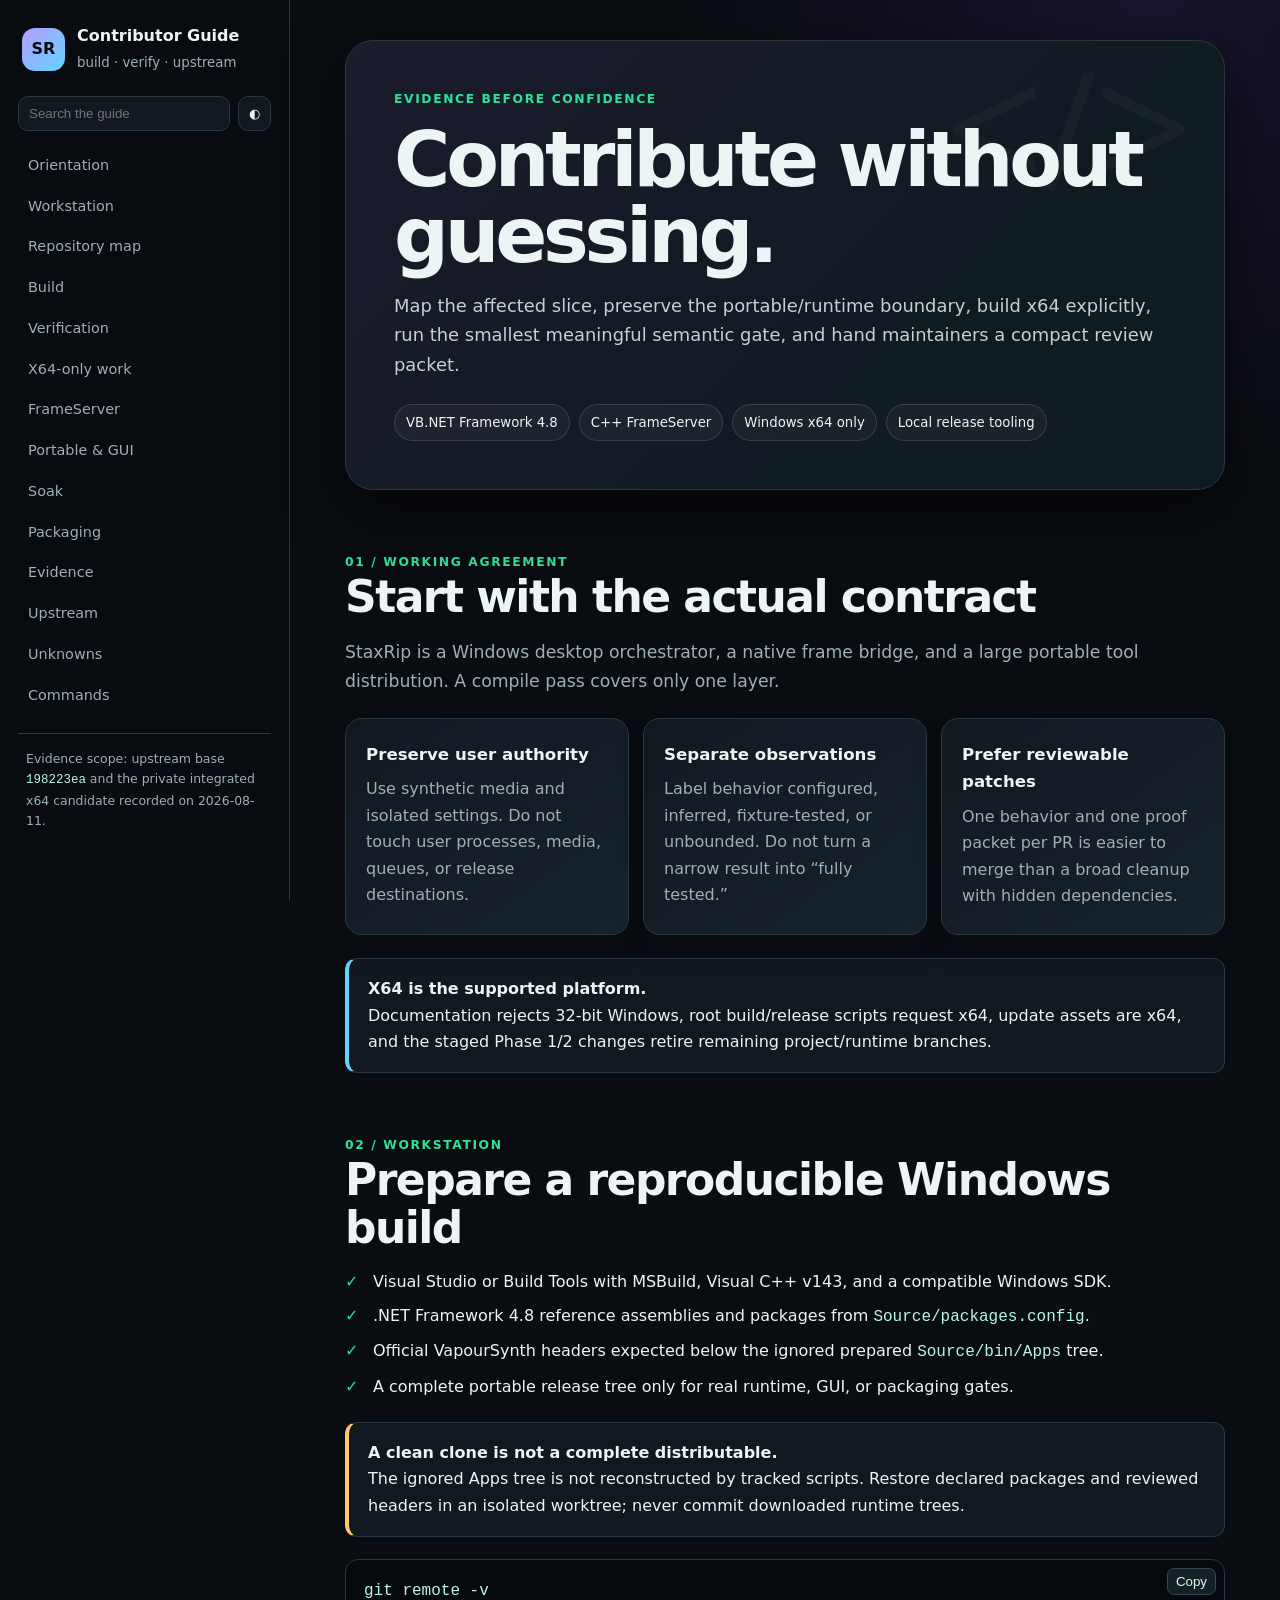
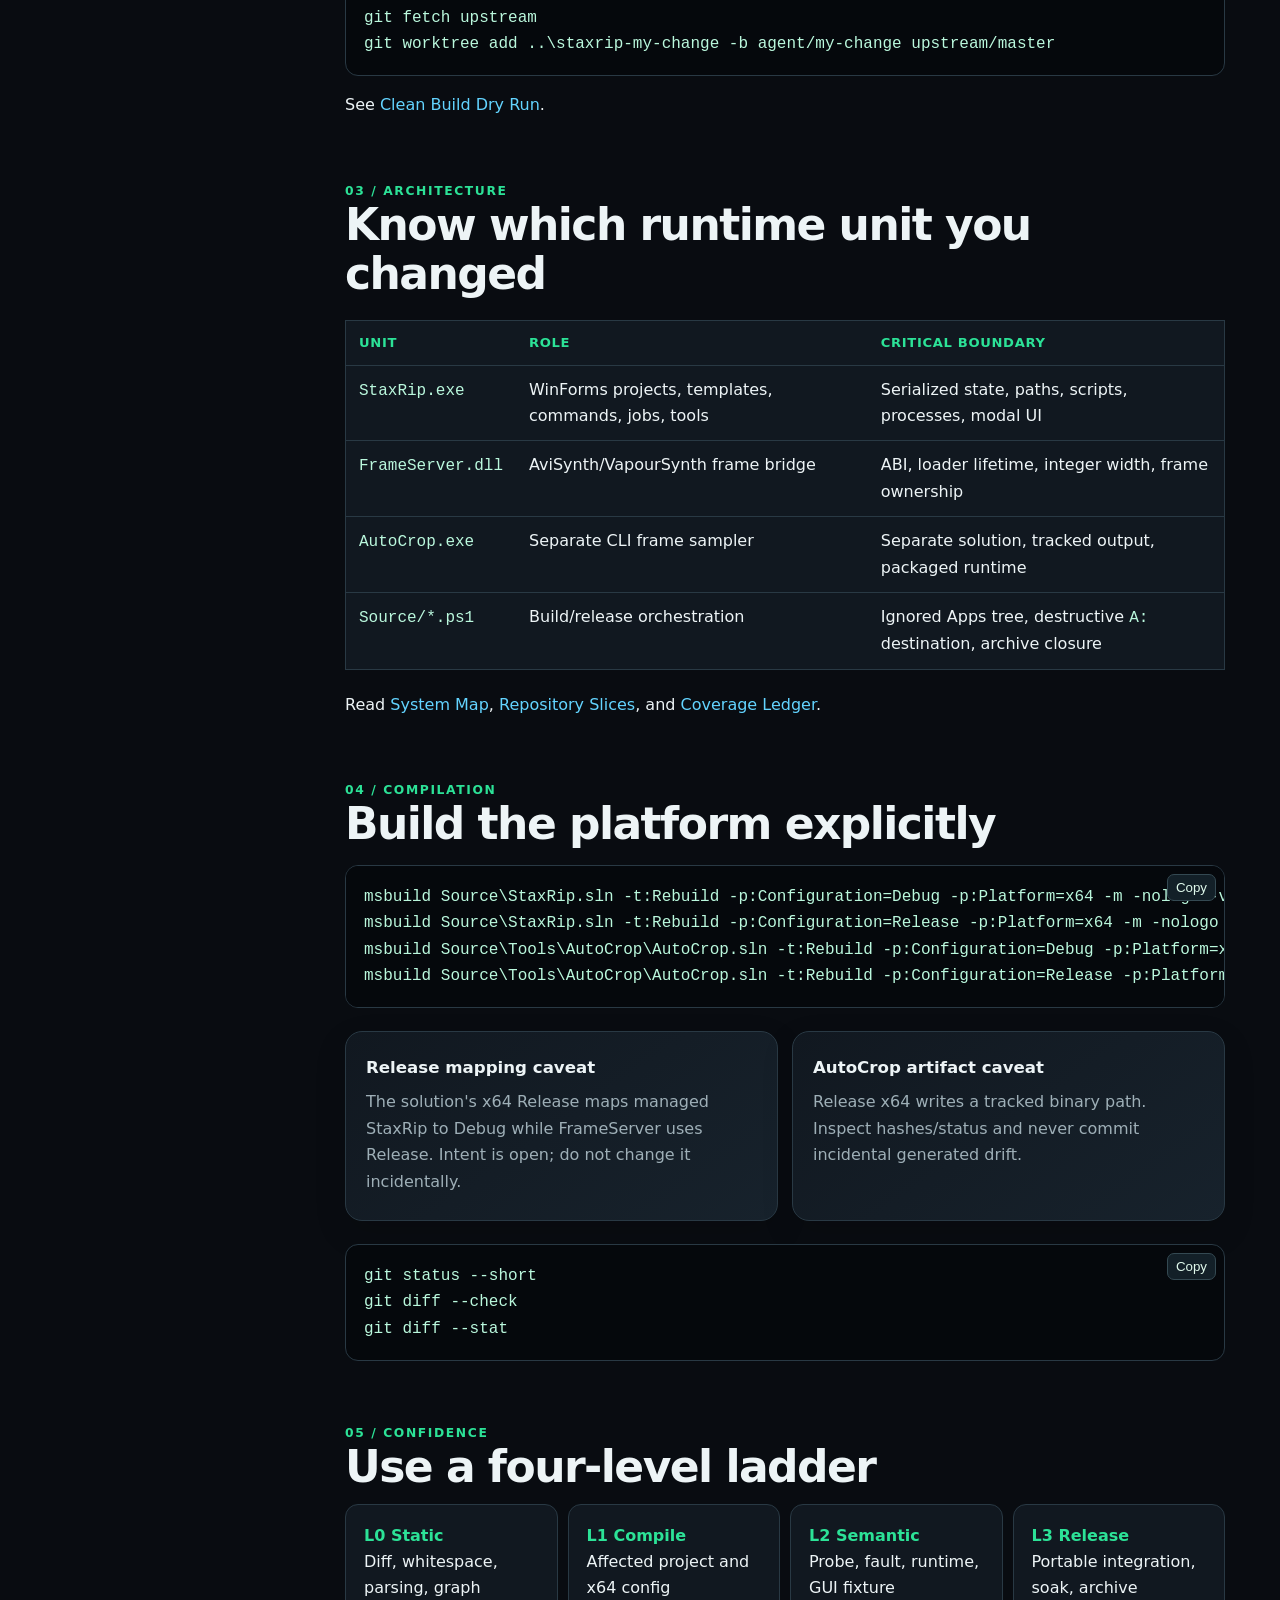
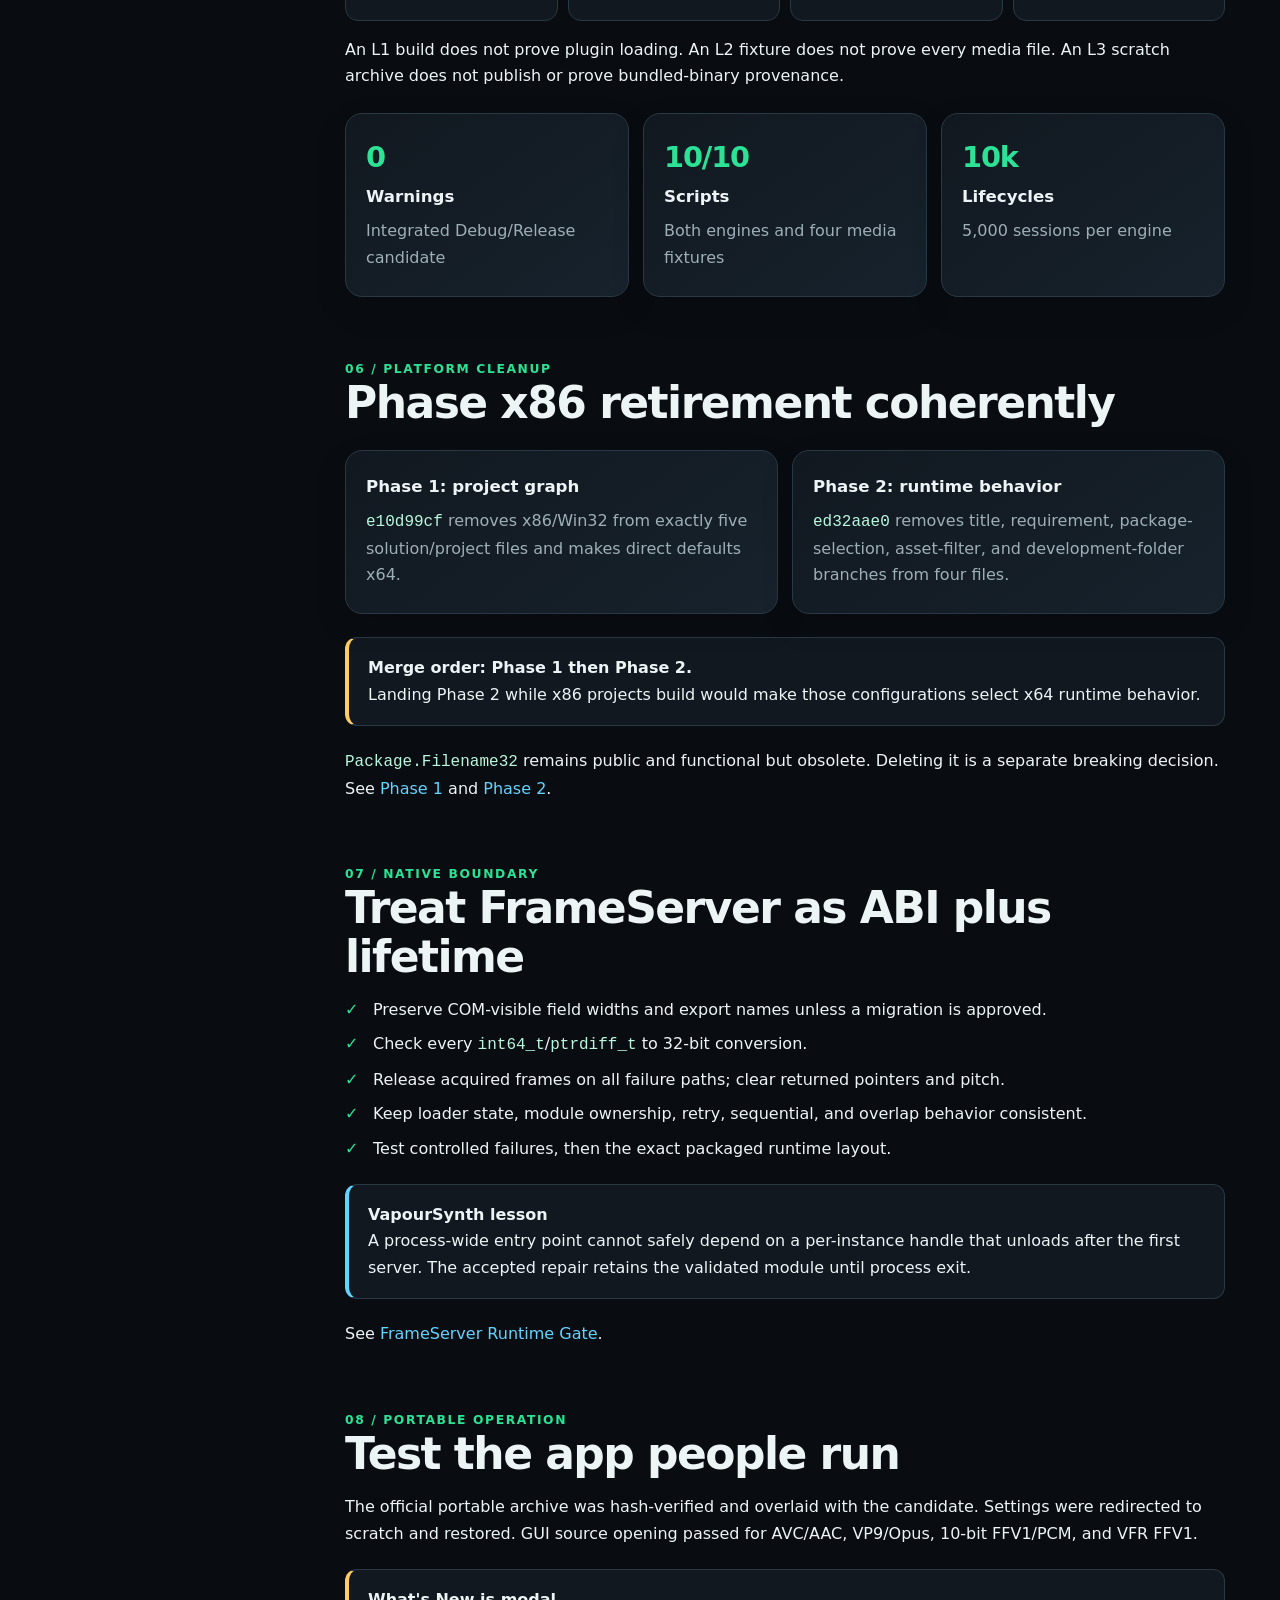
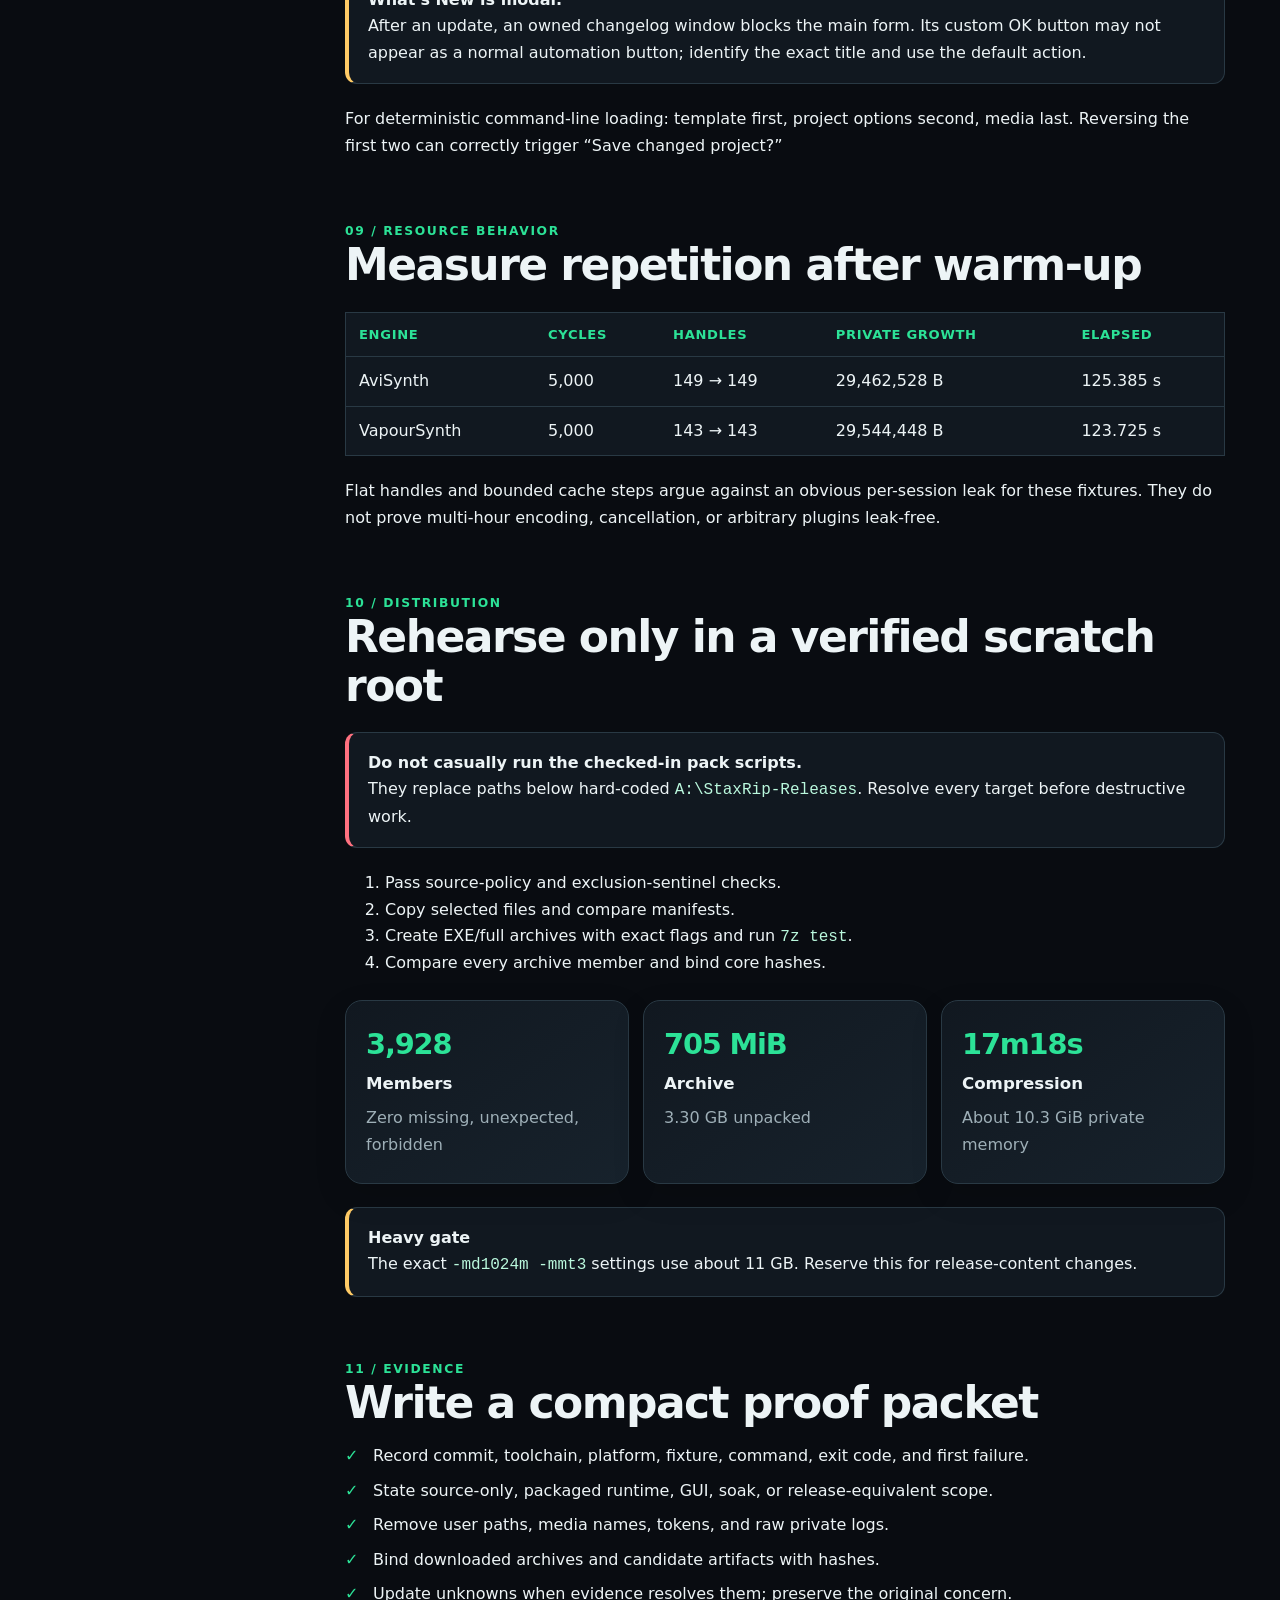
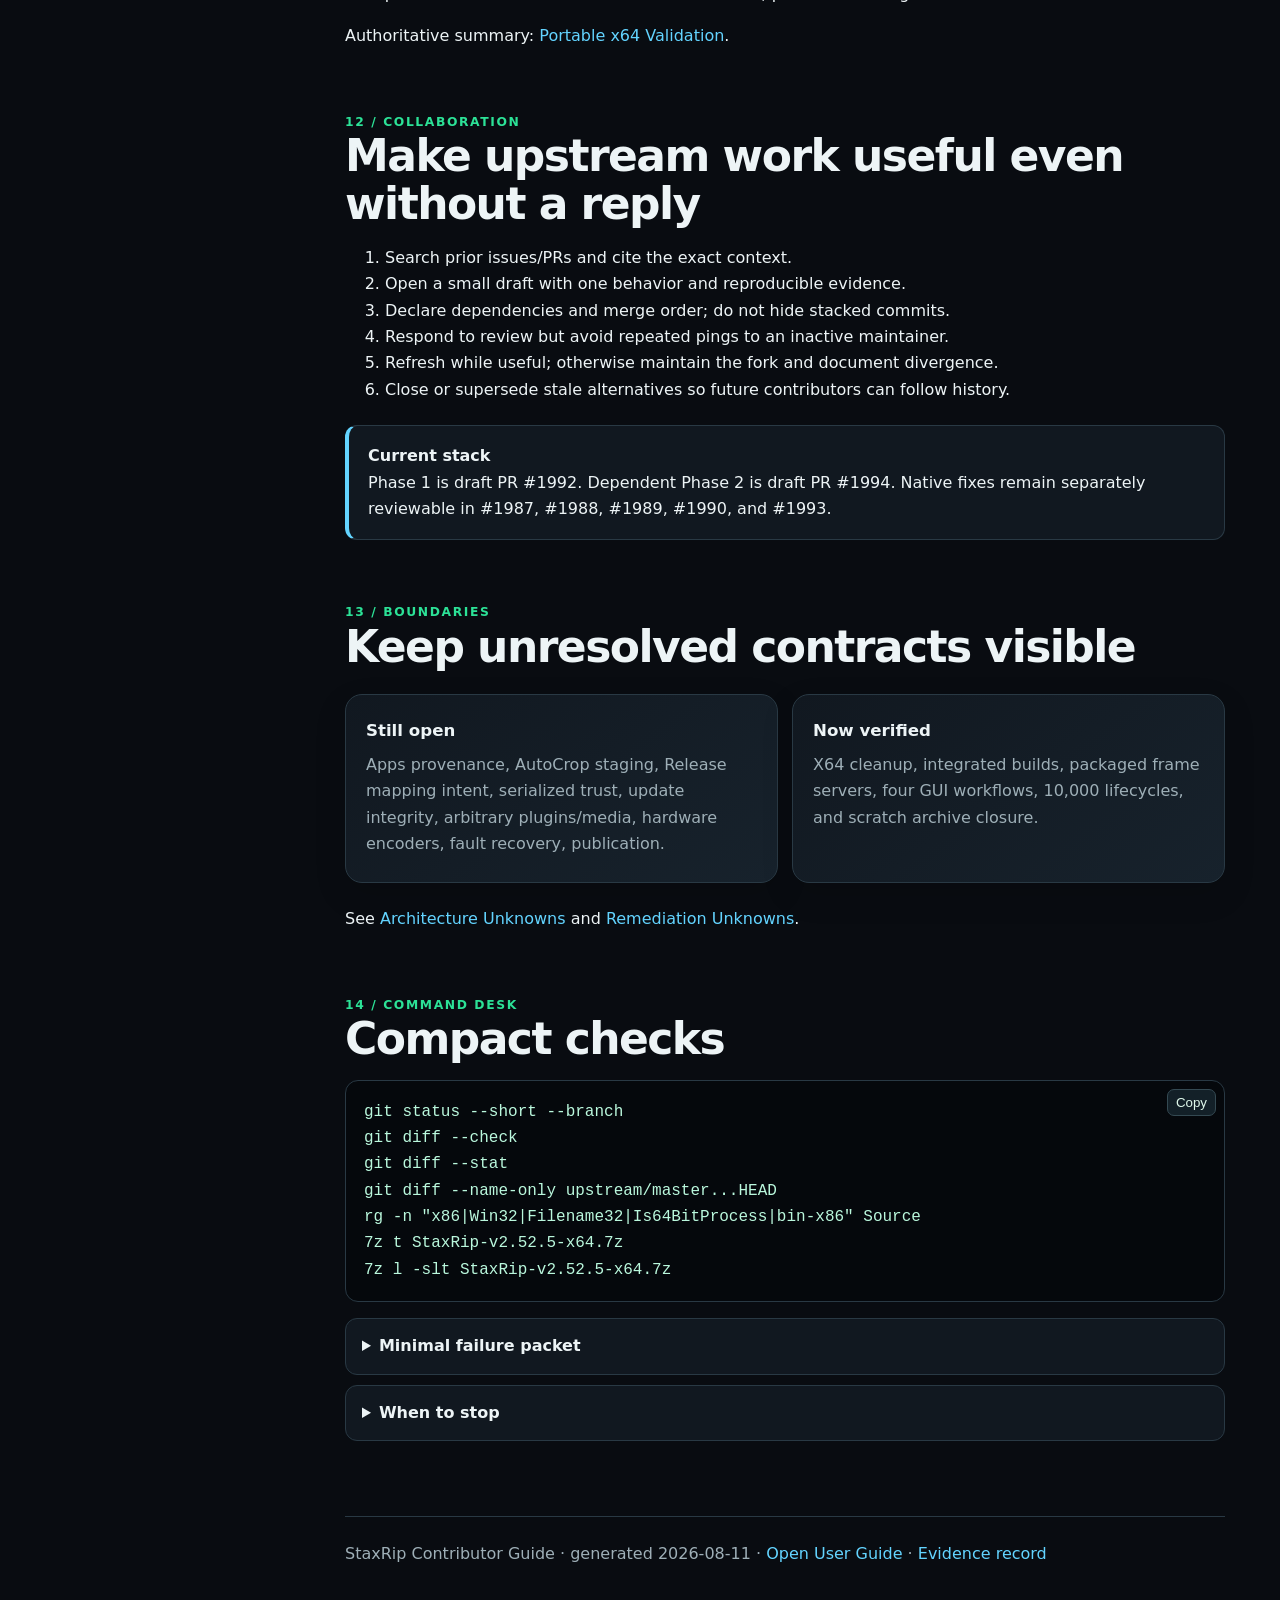
<file: Docs/Guides/StaxRip-Contributor-Guide.html>
<!doctype html>
<html lang="en" data-theme="dark"><head><meta charset="utf-8"><meta name="viewport" content="width=device-width,initial-scale=1"><meta name="color-scheme" content="dark light"><title>StaxRip Contributor Guide</title>
<style>
:root{--bg:#090c11;--panel:#111820;--panel2:#17222c;--text:#edf4f6;--muted:#9eafb7;--line:#293944;--green:#2ce297;--blue:#63d4ff;--violet:#b49cff;--amber:#ffcb66;--red:#ff7180;--shadow:0 20px 60px #0009}html[data-theme=light]{--bg:#eef3f5;--panel:#fff;--panel2:#e7eef1;--text:#122027;--muted:#566970;--line:#cad7dc;--green:#087b4e;--blue:#087e9f;--violet:#6847bd;--amber:#966000;--red:#b72c43;--shadow:0 14px 42px #304b5722}*{box-sizing:border-box}html{scroll-behavior:smooth}body{margin:0;background:radial-gradient(circle at 90% 0,#38276455,transparent 30rem),var(--bg);color:var(--text);font:16px/1.65 "Segoe UI",system-ui,sans-serif}a{color:var(--blue);text-decoration:none}a:hover{text-decoration:underline}code,kbd{font-family:"Cascadia Code",Consolas,monospace}code{color:#baf8dd}#progress{position:fixed;z-index:99;inset:0 auto auto 0;height:3px;width:0;background:linear-gradient(90deg,var(--green),var(--violet),var(--blue))}.layout{display:grid;grid-template-columns:290px minmax(0,1fr)}aside{position:sticky;top:0;height:100vh;overflow:auto;padding:23px 18px;border-right:1px solid var(--line);background:#090c11e8;backdrop-filter:blur(18px)}.brand{display:flex;gap:12px;align-items:center;margin:0 4px 20px}.mark{display:grid;place-items:center;width:43px;height:43px;border-radius:13px;background:linear-gradient(135deg,var(--violet),var(--blue));color:#0a0811;font-weight:900}.brand b{display:block}.brand small,.scope{color:var(--muted)}.tools{display:grid;grid-template-columns:1fr auto;gap:8px}.tools input,.tools button{min-width:0;padding:9px 10px;border:1px solid var(--line);border-radius:10px;background:var(--panel);color:var(--text)}.tools button{cursor:pointer}nav{display:grid;gap:3px;margin-top:16px}nav a{padding:7px 10px;border-radius:9px;color:var(--muted);font-size:.9rem}nav a:hover,nav a.active{background:var(--panel2);color:var(--text);text-decoration:none}.scope{border-top:1px solid var(--line);margin-top:18px;padding:15px 8px;font-size:.78rem}main{width:min(1140px,100%);padding:40px 55px 100px}.hero{position:relative;overflow:hidden;padding:48px;border:1px solid var(--line);border-radius:28px;background:linear-gradient(135deg,#1b1b2c,#101a21 65%);box-shadow:var(--shadow)}.hero:after{content:"</>";position:absolute;right:30px;top:0;color:#ffffff08;font:900 11rem/1 Consolas}.eyebrow{text-transform:uppercase;letter-spacing:.13em;color:var(--green);font-size:.77rem;font-weight:800}.hero h1{max-width:850px;margin:13px 0 18px;font-size:clamp(2.45rem,6vw,5rem);line-height:.98;letter-spacing:-.055em}.hero p{max-width:760px;color:#c3d0d5;font-size:1.12rem}.badges{display:flex;flex-wrap:wrap;gap:9px;margin-top:24px}.badge{padding:7px 11px;border:1px solid #ffffff22;border-radius:999px;background:#ffffff0b;font-size:.83rem}.chapter{scroll-margin-top:28px;margin-top:62px}.chapter h2{margin:0 0 12px;font-size:clamp(1.75rem,4vw,2.75rem);line-height:1.1;letter-spacing:-.035em}.lead{max-width:880px;color:var(--muted);font-size:1.08rem}.grid{display:grid;grid-template-columns:repeat(12,1fr);gap:14px;margin:23px 0}.card{grid-column:span 4;padding:20px;border:1px solid var(--line);border-radius:17px;background:linear-gradient(145deg,var(--panel),var(--panel2));box-shadow:0 12px 32px #0002}.card.wide{grid-column:span 6}.card.full{grid-column:1/-1}.card h3{margin:.1rem 0 .5rem;font-size:1.04rem}.card p{margin:.3rem 0;color:var(--muted)}.metric{font-size:1.8rem;font-weight:850;letter-spacing:-.04em;color:var(--green)}.callout{margin:22px 0;padding:17px 19px;border:1px solid var(--line);border-left:4px solid var(--blue);border-radius:12px;background:var(--panel)}.callout.warn{border-left-color:var(--amber)}.callout.danger{border-left-color:var(--red)}.callout strong{display:block}.ladder{display:grid;grid-template-columns:repeat(4,1fr);gap:10px}.ladder div{padding:18px;border:1px solid var(--line);border-radius:13px;background:var(--panel)}.ladder b{display:block;color:var(--green)}table{width:100%;border-collapse:collapse;margin:22px 0;border:1px solid var(--line);background:var(--panel)}th,td{padding:11px 13px;border-bottom:1px solid var(--line);text-align:left;vertical-align:top}th{color:var(--green);font-size:.82rem;letter-spacing:.05em;text-transform:uppercase}tr:last-child td{border:0}.check{list-style:none;padding:0}.check li{position:relative;margin:8px 0;padding-left:28px}.check li:before{content:"✓";position:absolute;left:0;color:var(--green);font-weight:900}pre{position:relative;overflow:auto;padding:18px;border:1px solid var(--line);border-radius:13px;background:#05080c;color:#dcf7e8}.copy{position:absolute;right:8px;top:8px;padding:5px 8px;border:1px solid #344952;border-radius:7px;background:#132028;color:#dff8eb;cursor:pointer}details{margin:10px 0;padding:0 16px;border:1px solid var(--line);border-radius:12px;background:var(--panel)}summary{cursor:pointer;padding:14px 0;font-weight:700}details>div{padding:0 0 15px;color:var(--muted)}.chapter[hidden]{display:none}.footer{margin-top:75px;padding-top:24px;border-top:1px solid var(--line);color:var(--muted)}@media(max-width:920px){.layout{display:block}aside{position:relative;height:auto;border:0;border-bottom:1px solid var(--line)}nav{grid-template-columns:1fr 1fr}main{padding:28px 18px 70px}.hero{padding:32px 24px}.card,.card.wide{grid-column:1/-1}.ladder{grid-template-columns:1fr 1fr}}@media print{#progress,aside,.copy{display:none!important}.layout{display:block}main{width:100%;padding:0}.hero,.card,.callout,table,details{box-shadow:none;break-inside:avoid}.chapter{margin-top:34px}body{background:#fff;color:#111}.hero{background:#fff}.hero p,.lead,.card p{color:#333}}
</style></head><body><div id="progress"></div><div class="layout">
<aside><div class="brand"><div class="mark">SR</div><div><b>Contributor Guide</b><small>build &middot; verify &middot; upstream</small></div></div><div class="tools"><input id="search" type="search" placeholder="Search the guide" aria-label="Search guide"><button id="theme" title="Toggle theme">◐</button></div><nav id="nav"><a href="#orientation">Orientation</a><a href="#setup">Workstation</a><a href="#map">Repository map</a><a href="#build">Build</a><a href="#verification">Verification</a><a href="#x64">X64-only work</a><a href="#native">FrameServer</a><a href="#gui">Portable &amp; GUI</a><a href="#soak">Soak</a><a href="#packaging">Packaging</a><a href="#docs">Evidence</a><a href="#upstream">Upstream</a><a href="#unknowns">Unknowns</a><a href="#commands">Commands</a></nav><div class="scope">Evidence scope: upstream base <code>198223ea</code> and the private integrated x64 candidate recorded on 2026-08-11.</div></aside>
<main><header class="hero"><div class="eyebrow">Evidence before confidence</div><h1>Contribute without guessing.</h1><p>Map the affected slice, preserve the portable/runtime boundary, build x64 explicitly, run the smallest meaningful semantic gate, and hand maintainers a compact review packet.</p><div class="badges"><span class="badge">VB.NET Framework 4.8</span><span class="badge">C++ FrameServer</span><span class="badge">Windows x64 only</span><span class="badge">Local release tooling</span></div></header>

<section class="chapter" id="orientation" data-search><div class="eyebrow">01 / Working agreement</div><h2>Start with the actual contract</h2><p class="lead">StaxRip is a Windows desktop orchestrator, a native frame bridge, and a large portable tool distribution. A compile pass covers only one layer.</p><div class="grid"><article class="card"><h3>Preserve user authority</h3><p>Use synthetic media and isolated settings. Do not touch user processes, media, queues, or release destinations.</p></article><article class="card"><h3>Separate observations</h3><p>Label behavior configured, inferred, fixture-tested, or unbounded. Do not turn a narrow result into “fully tested.”</p></article><article class="card"><h3>Prefer reviewable patches</h3><p>One behavior and one proof packet per PR is easier to merge than a broad cleanup with hidden dependencies.</p></article></div><div class="callout"><strong>X64 is the supported platform.</strong>Documentation rejects 32-bit Windows, root build/release scripts request x64, update assets are x64, and the staged Phase 1/2 changes retire remaining project/runtime branches.</div></section>

<section class="chapter" id="setup" data-search><div class="eyebrow">02 / Workstation</div><h2>Prepare a reproducible Windows build</h2><ul class="check"><li>Visual Studio or Build Tools with MSBuild, Visual C++ v143, and a compatible Windows SDK.</li><li>.NET Framework 4.8 reference assemblies and packages from <code>Source/packages.config</code>.</li><li>Official VapourSynth headers expected below the ignored prepared <code>Source/bin/Apps</code> tree.</li><li>A complete portable release tree only for real runtime, GUI, or packaging gates.</li></ul><div class="callout warn"><strong>A clean clone is not a complete distributable.</strong>The ignored Apps tree is not reconstructed by tracked scripts. Restore declared packages and reviewed headers in an isolated worktree; never commit downloaded runtime trees.</div><pre><button class="copy">Copy</button><code>git remote -v<br>git fetch upstream<br>git worktree add ..\staxrip-my-change -b agent/my-change upstream/master</code></pre><p>See <a href="../Verification/Clean-Build-Dry-Run.md">Clean Build Dry Run</a>.</p></section>

<section class="chapter" id="map" data-search><div class="eyebrow">03 / Architecture</div><h2>Know which runtime unit you changed</h2><table><thead><tr><th>Unit</th><th>Role</th><th>Critical boundary</th></tr></thead><tbody><tr><td><code>StaxRip.exe</code></td><td>WinForms projects, templates, commands, jobs, tools</td><td>Serialized state, paths, scripts, processes, modal UI</td></tr><tr><td><code>FrameServer.dll</code></td><td>AviSynth/VapourSynth frame bridge</td><td>ABI, loader lifetime, integer width, frame ownership</td></tr><tr><td><code>AutoCrop.exe</code></td><td>Separate CLI frame sampler</td><td>Separate solution, tracked output, packaged runtime</td></tr><tr><td><code>Source/*.ps1</code></td><td>Build/release orchestration</td><td>Ignored Apps tree, destructive <code>A:</code> destination, archive closure</td></tr></tbody></table><p>Read <a href="../Architecture/System-Map.md">System Map</a>, <a href="../Architecture/Repo-Slices.md">Repository Slices</a>, and <a href="../Architecture/Coverage-Ledger.md">Coverage Ledger</a>.</p></section>

<section class="chapter" id="build" data-search><div class="eyebrow">04 / Compilation</div><h2>Build the platform explicitly</h2><pre><button class="copy">Copy</button><code>msbuild Source\StaxRip.sln -t:Rebuild -p:Configuration=Debug -p:Platform=x64 -m -nologo -verbosity:minimal<br>msbuild Source\StaxRip.sln -t:Rebuild -p:Configuration=Release -p:Platform=x64 -m -nologo -verbosity:minimal<br>msbuild Source\Tools\AutoCrop\AutoCrop.sln -t:Rebuild -p:Configuration=Debug -p:Platform=x64 -m -nologo -verbosity:minimal<br>msbuild Source\Tools\AutoCrop\AutoCrop.sln -t:Rebuild -p:Configuration=Release -p:Platform=x64 -m -nologo -verbosity:minimal</code></pre><div class="grid"><article class="card wide"><h3>Release mapping caveat</h3><p>The solution's x64 Release maps managed StaxRip to Debug while FrameServer uses Release. Intent is open; do not change it incidentally.</p></article><article class="card wide"><h3>AutoCrop artifact caveat</h3><p>Release x64 writes a tracked binary path. Inspect hashes/status and never commit incidental generated drift.</p></article></div><pre><button class="copy">Copy</button><code>git status --short<br>git diff --check<br>git diff --stat</code></pre></section>

<section class="chapter" id="verification" data-search><div class="eyebrow">05 / Confidence</div><h2>Use a four-level ladder</h2><div class="ladder"><div><b>L0 Static</b>Diff, whitespace, parsing, graph</div><div><b>L1 Compile</b>Affected project and x64 config</div><div><b>L2 Semantic</b>Probe, fault, runtime, GUI fixture</div><div><b>L3 Release</b>Portable integration, soak, archive</div></div><p>An L1 build does not prove plugin loading. An L2 fixture does not prove every media file. An L3 scratch archive does not publish or prove bundled-binary provenance.</p><div class="grid"><article class="card"><span class="metric">0</span><h3>Warnings</h3><p>Integrated Debug/Release candidate</p></article><article class="card"><span class="metric">10/10</span><h3>Scripts</h3><p>Both engines and four media fixtures</p></article><article class="card"><span class="metric">10k</span><h3>Lifecycles</h3><p>5,000 sessions per engine</p></article></div></section>

<section class="chapter" id="x64" data-search><div class="eyebrow">06 / Platform cleanup</div><h2>Phase x86 retirement coherently</h2><div class="grid"><article class="card wide"><h3>Phase 1: project graph</h3><p><code>e10d99cf</code> removes x86/Win32 from exactly five solution/project files and makes direct defaults x64.</p></article><article class="card wide"><h3>Phase 2: runtime behavior</h3><p><code>ed32aae0</code> removes title, requirement, package-selection, asset-filter, and development-folder branches from four files.</p></article></div><div class="callout warn"><strong>Merge order: Phase 1 then Phase 2.</strong>Landing Phase 2 while x86 projects build would make those configurations select x64 runtime behavior.</div><p><code>Package.Filename32</code> remains public and functional but obsolete. Deleting it is a separate breaking decision. See <a href="../Verification/X86-Phase1.md">Phase 1</a> and <a href="../Verification/X86-Phase2.md">Phase 2</a>.</p></section>

<section class="chapter" id="native" data-search><div class="eyebrow">07 / Native boundary</div><h2>Treat FrameServer as ABI plus lifetime</h2><ul class="check"><li>Preserve COM-visible field widths and export names unless a migration is approved.</li><li>Check every <code>int64_t</code>/<code>ptrdiff_t</code> to 32-bit conversion.</li><li>Release acquired frames on all failure paths; clear returned pointers and pitch.</li><li>Keep loader state, module ownership, retry, sequential, and overlap behavior consistent.</li><li>Test controlled failures, then the exact packaged runtime layout.</li></ul><div class="callout"><strong>VapourSynth lesson</strong>A process-wide entry point cannot safely depend on a per-instance handle that unloads after the first server. The accepted repair retains the validated module until process exit.</div><p>See <a href="../Verification/FrameServer-Runtime-Gate.md">FrameServer Runtime Gate</a>.</p></section>

<section class="chapter" id="gui" data-search><div class="eyebrow">08 / Portable operation</div><h2>Test the app people run</h2><p>The official portable archive was hash-verified and overlaid with the candidate. Settings were redirected to scratch and restored. GUI source opening passed for AVC/AAC, VP9/Opus, 10-bit FFV1/PCM, and VFR FFV1.</p><div class="callout warn"><strong>What's New is modal.</strong>After an update, an owned changelog window blocks the main form. Its custom OK button may not appear as a normal automation button; identify the exact title and use the default action.</div><p>For deterministic command-line loading: template first, project options second, media last. Reversing the first two can correctly trigger “Save changed project?”</p></section>

<section class="chapter" id="soak" data-search><div class="eyebrow">09 / Resource behavior</div><h2>Measure repetition after warm-up</h2><table><thead><tr><th>Engine</th><th>Cycles</th><th>Handles</th><th>Private growth</th><th>Elapsed</th></tr></thead><tbody><tr><td>AviSynth</td><td>5,000</td><td>149 &rarr; 149</td><td>29,462,528 B</td><td>125.385 s</td></tr><tr><td>VapourSynth</td><td>5,000</td><td>143 &rarr; 143</td><td>29,544,448 B</td><td>123.725 s</td></tr></tbody></table><p>Flat handles and bounded cache steps argue against an obvious per-session leak for these fixtures. They do not prove multi-hour encoding, cancellation, or arbitrary plugins leak-free.</p></section>

<section class="chapter" id="packaging" data-search><div class="eyebrow">10 / Distribution</div><h2>Rehearse only in a verified scratch root</h2><div class="callout danger"><strong>Do not casually run the checked-in pack scripts.</strong>They replace paths below hard-coded <code>A:\StaxRip-Releases</code>. Resolve every target before destructive work.</div><ol><li>Pass source-policy and exclusion-sentinel checks.</li><li>Copy selected files and compare manifests.</li><li>Create EXE/full archives with exact flags and run <code>7z test</code>.</li><li>Compare every archive member and bind core hashes.</li></ol><div class="grid"><article class="card"><span class="metric">3,928</span><h3>Members</h3><p>Zero missing, unexpected, forbidden</p></article><article class="card"><span class="metric">705 MiB</span><h3>Archive</h3><p>3.30 GB unpacked</p></article><article class="card"><span class="metric">17m18s</span><h3>Compression</h3><p>About 10.3 GiB private memory</p></article></div><div class="callout warn"><strong>Heavy gate</strong>The exact <code>-md1024m -mmt3</code> settings use about 11 GB. Reserve this for release-content changes.</div></section>

<section class="chapter" id="docs" data-search><div class="eyebrow">11 / Evidence</div><h2>Write a compact proof packet</h2><ul class="check"><li>Record commit, toolchain, platform, fixture, command, exit code, and first failure.</li><li>State source-only, packaged runtime, GUI, soak, or release-equivalent scope.</li><li>Remove user paths, media names, tokens, and raw private logs.</li><li>Bind downloaded archives and candidate artifacts with hashes.</li><li>Update unknowns when evidence resolves them; preserve the original concern.</li></ul><p>Authoritative summary: <a href="../Verification/Portable-X64-Validation.md">Portable x64 Validation</a>.</p></section>

<section class="chapter" id="upstream" data-search><div class="eyebrow">12 / Collaboration</div><h2>Make upstream work useful even without a reply</h2><ol><li>Search prior issues/PRs and cite the exact context.</li><li>Open a small draft with one behavior and reproducible evidence.</li><li>Declare dependencies and merge order; do not hide stacked commits.</li><li>Respond to review but avoid repeated pings to an inactive maintainer.</li><li>Refresh while useful; otherwise maintain the fork and document divergence.</li><li>Close or supersede stale alternatives so future contributors can follow history.</li></ol><div class="callout"><strong>Current stack</strong>Phase 1 is draft PR #1992. Dependent Phase 2 is draft PR #1994. Native fixes remain separately reviewable in #1987, #1988, #1989, #1990, and #1993.</div></section>

<section class="chapter" id="unknowns" data-search><div class="eyebrow">13 / Boundaries</div><h2>Keep unresolved contracts visible</h2><div class="grid"><article class="card wide"><h3>Still open</h3><p>Apps provenance, AutoCrop staging, Release mapping intent, serialized trust, update integrity, arbitrary plugins/media, hardware encoders, fault recovery, publication.</p></article><article class="card wide"><h3>Now verified</h3><p>X64 cleanup, integrated builds, packaged frame servers, four GUI workflows, 10,000 lifecycles, and scratch archive closure.</p></article></div><p>See <a href="../Unknowns/Architecture-Pass.md">Architecture Unknowns</a> and <a href="../Unknowns/Remediation-Pass.md">Remediation Unknowns</a>.</p></section>

<section class="chapter" id="commands" data-search><div class="eyebrow">14 / Command desk</div><h2>Compact checks</h2><pre><button class="copy">Copy</button><code>git status --short --branch<br>git diff --check<br>git diff --stat<br>git diff --name-only upstream/master...HEAD<br>rg -n "x86|Win32|Filename32|Is64BitProcess|bin-x86" Source<br>7z t StaxRip-v2.52.5-x64.7z<br>7z l -slt StaxRip-v2.52.5-x64.7z</code></pre><details><summary>Minimal failure packet</summary><div>Commit; tool/version; configuration/platform; dependency identity; command; exit code; first actionable error; redacted evidence path; smallest replay.</div></details><details><summary>When to stop</summary><div>Stop before unapproved destruction, publication, live updates, user-data mutation, public API removal, or maintainer-intent decisions. Preserve evidence and ask for authority.</div></details></section>

<footer class="footer">StaxRip Contributor Guide &middot; generated 2026-08-11 &middot; <a href="StaxRip-User-Guide.html">Open User Guide</a> &middot; <a href="../Verification/Portable-X64-Validation.md">Evidence record</a></footer></main></div>
<script>const root=document.documentElement,search=document.querySelector('#search'),chapters=[...document.querySelectorAll('[data-search]')],links=[...document.querySelectorAll('#nav a')],saved=localStorage.getItem('staxrip-guide-theme');if(saved)root.dataset.theme=saved;document.querySelector('#theme').onclick=()=>{root.dataset.theme=root.dataset.theme==='dark'?'light':'dark';localStorage.setItem('staxrip-guide-theme',root.dataset.theme)};search.addEventListener('input',()=>{const q=search.value.trim().toLowerCase();chapters.forEach(s=>s.hidden=!!q&&!s.innerText.toLowerCase().includes(q))});addEventListener('scroll',()=>{const h=document.documentElement;document.querySelector('#progress').style.width=(100*h.scrollTop/(h.scrollHeight-h.clientHeight))+'%'});const observer=new IntersectionObserver(es=>es.forEach(e=>{if(e.isIntersecting)links.forEach(a=>a.classList.toggle('active',a.hash==='#'+e.target.id))}),{rootMargin:'-20% 0 -70%'});chapters.forEach(s=>observer.observe(s));document.querySelectorAll('.copy').forEach(b=>b.onclick=async()=>{await navigator.clipboard.writeText(b.parentElement.innerText.replace(/^Copy\s*/,''));b.textContent='Copied';setTimeout(()=>b.textContent='Copy',1200)});</script></body></html>
</file>
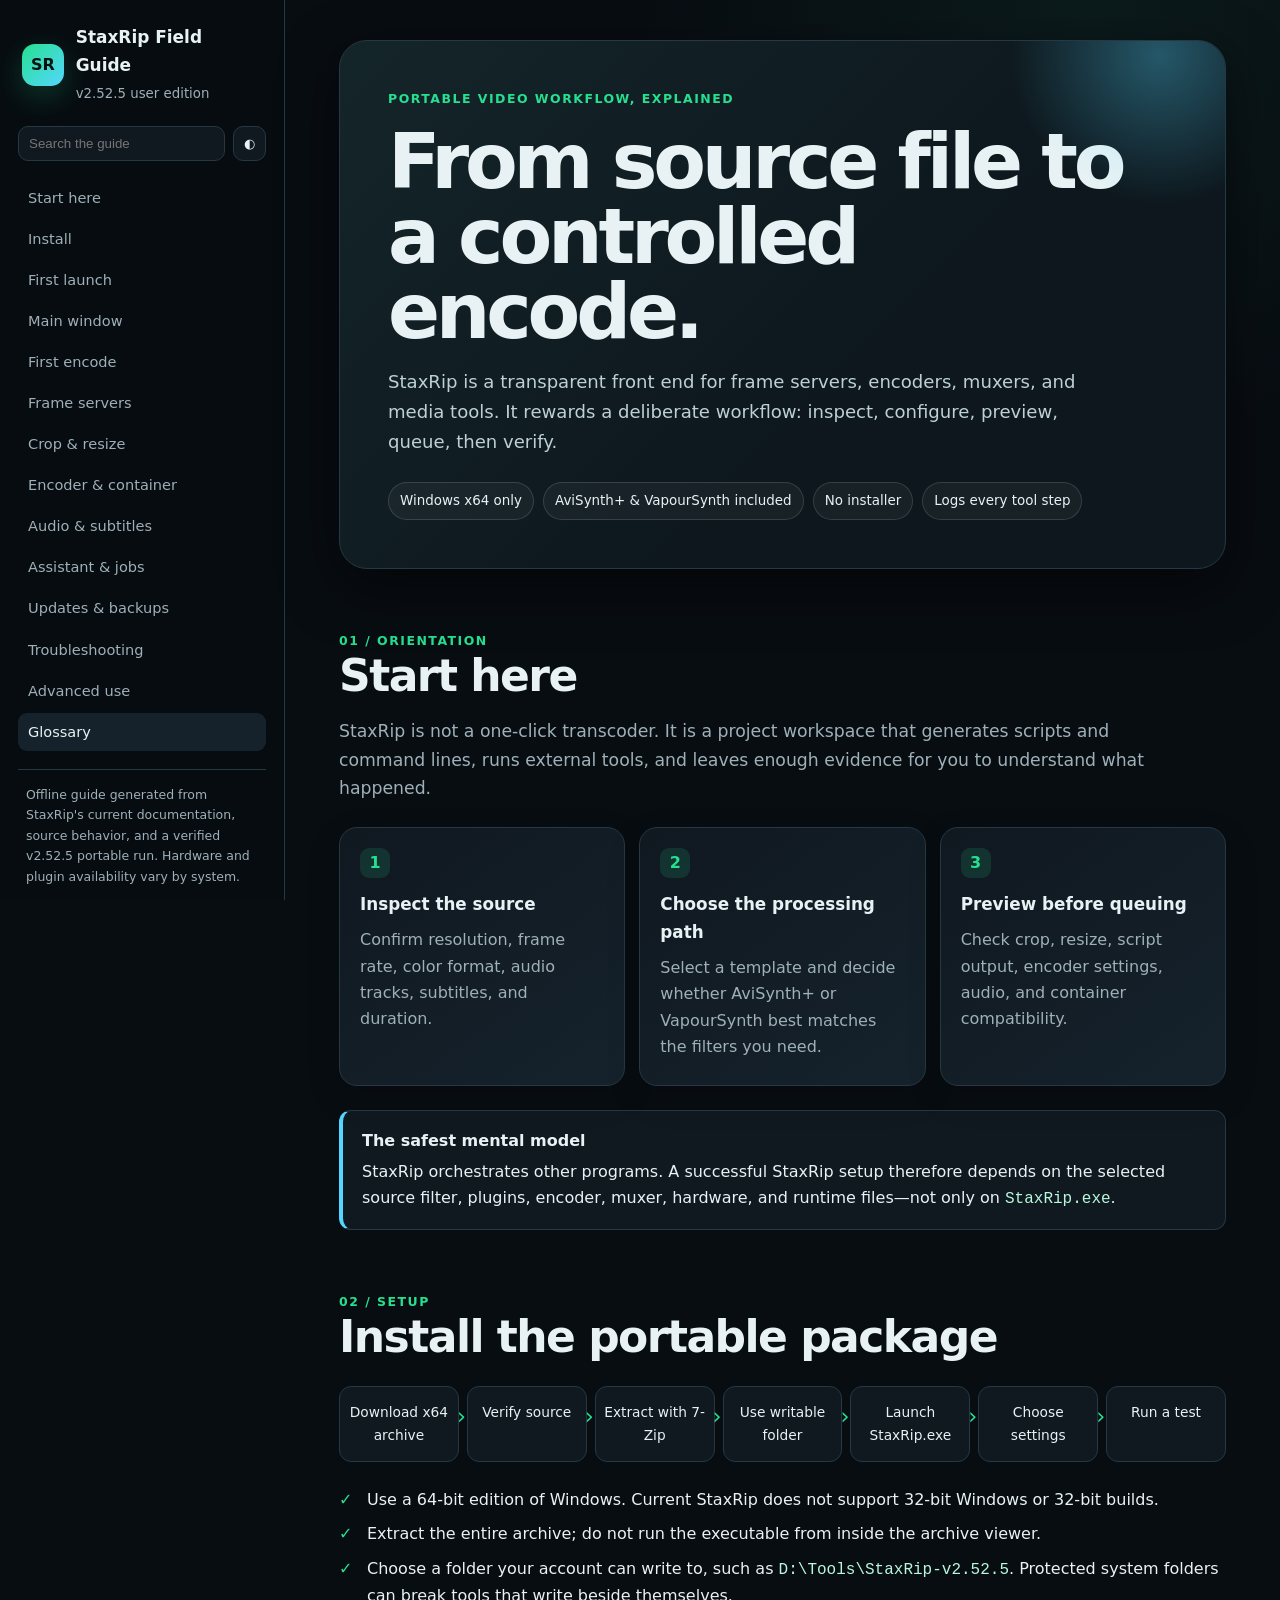
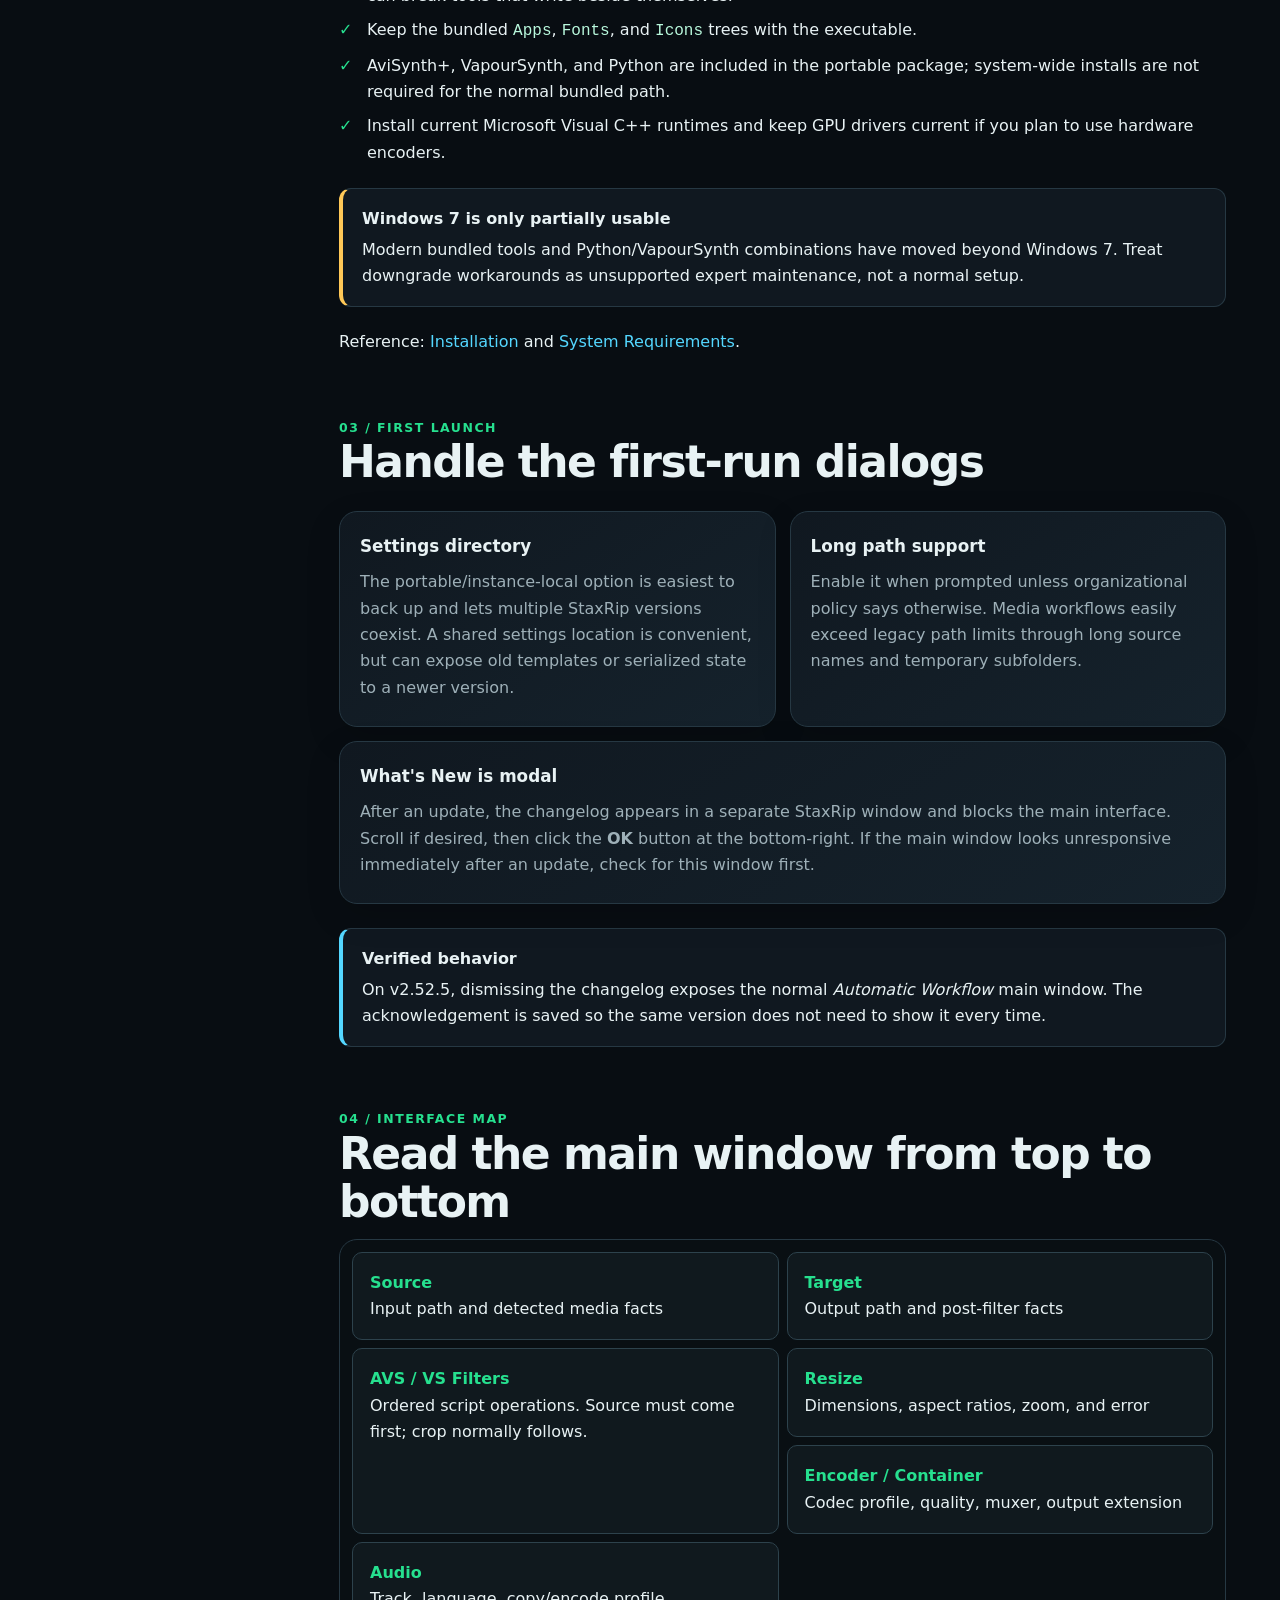
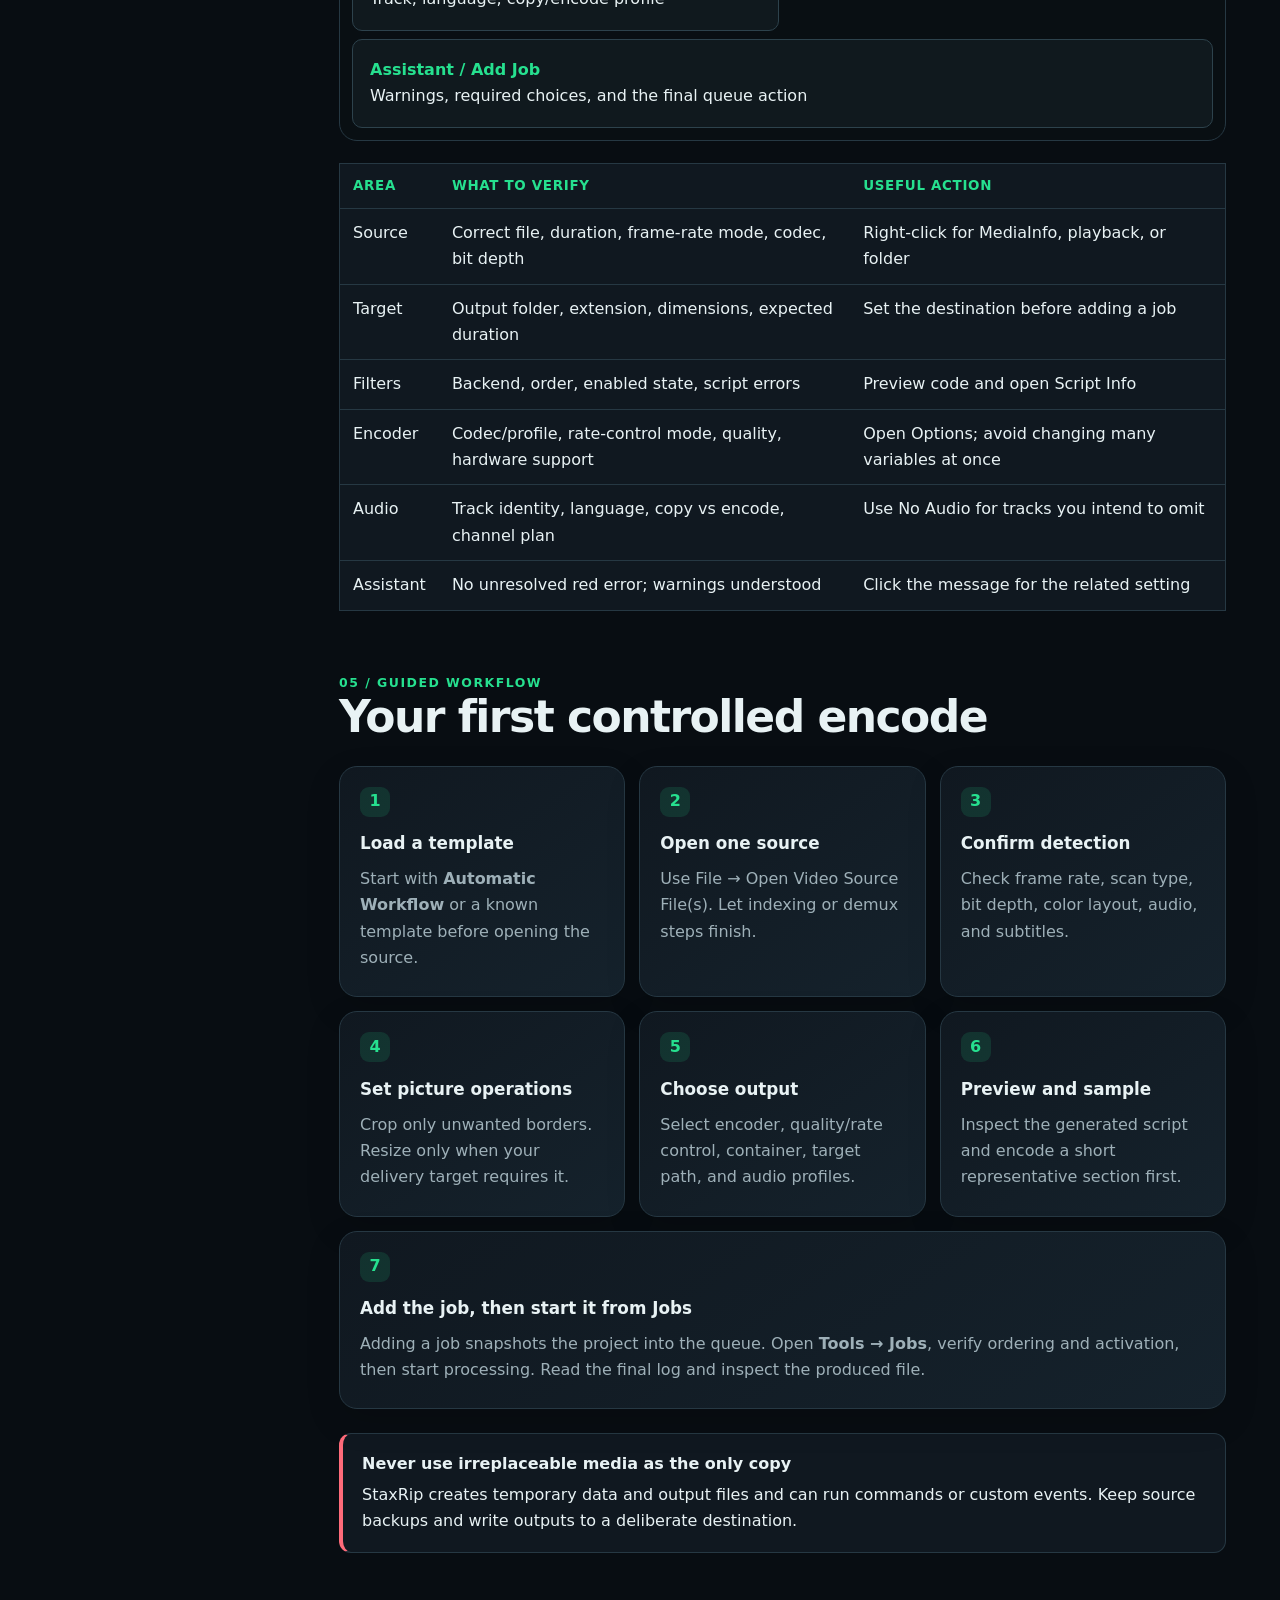
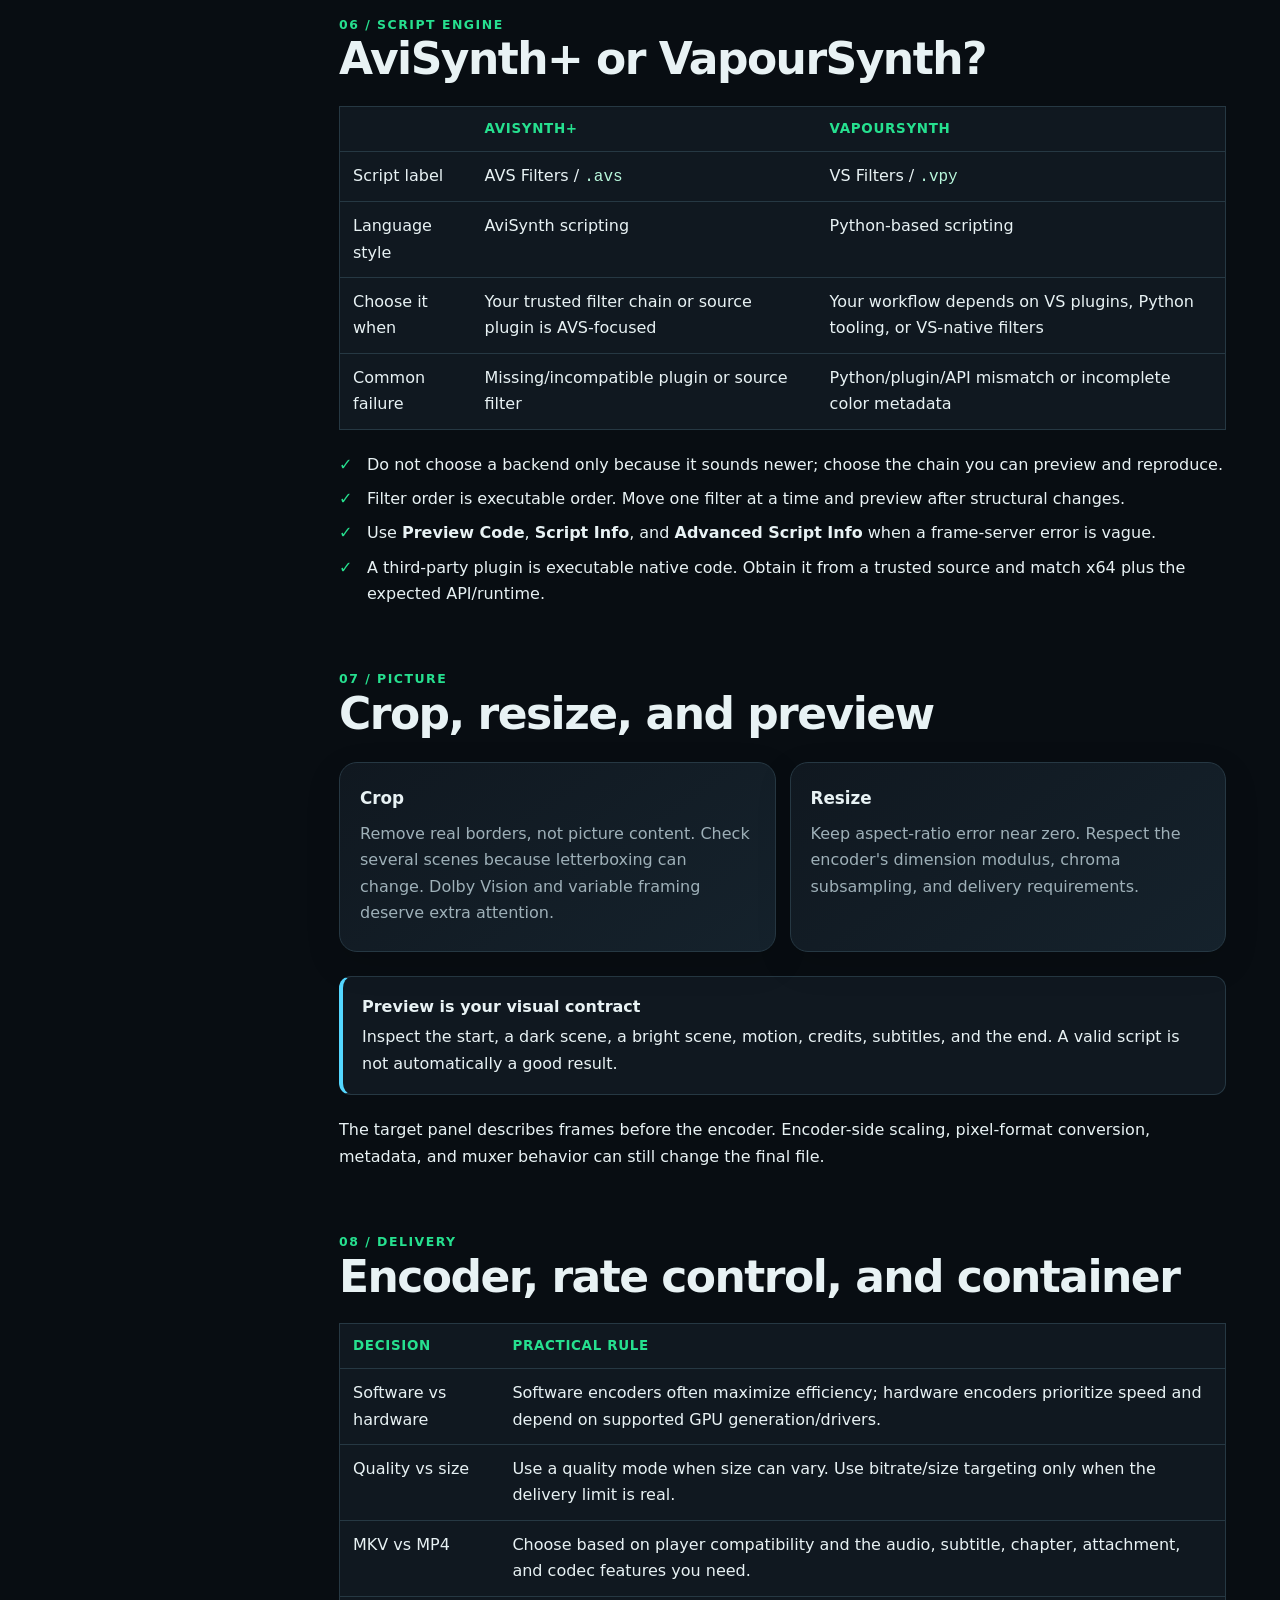
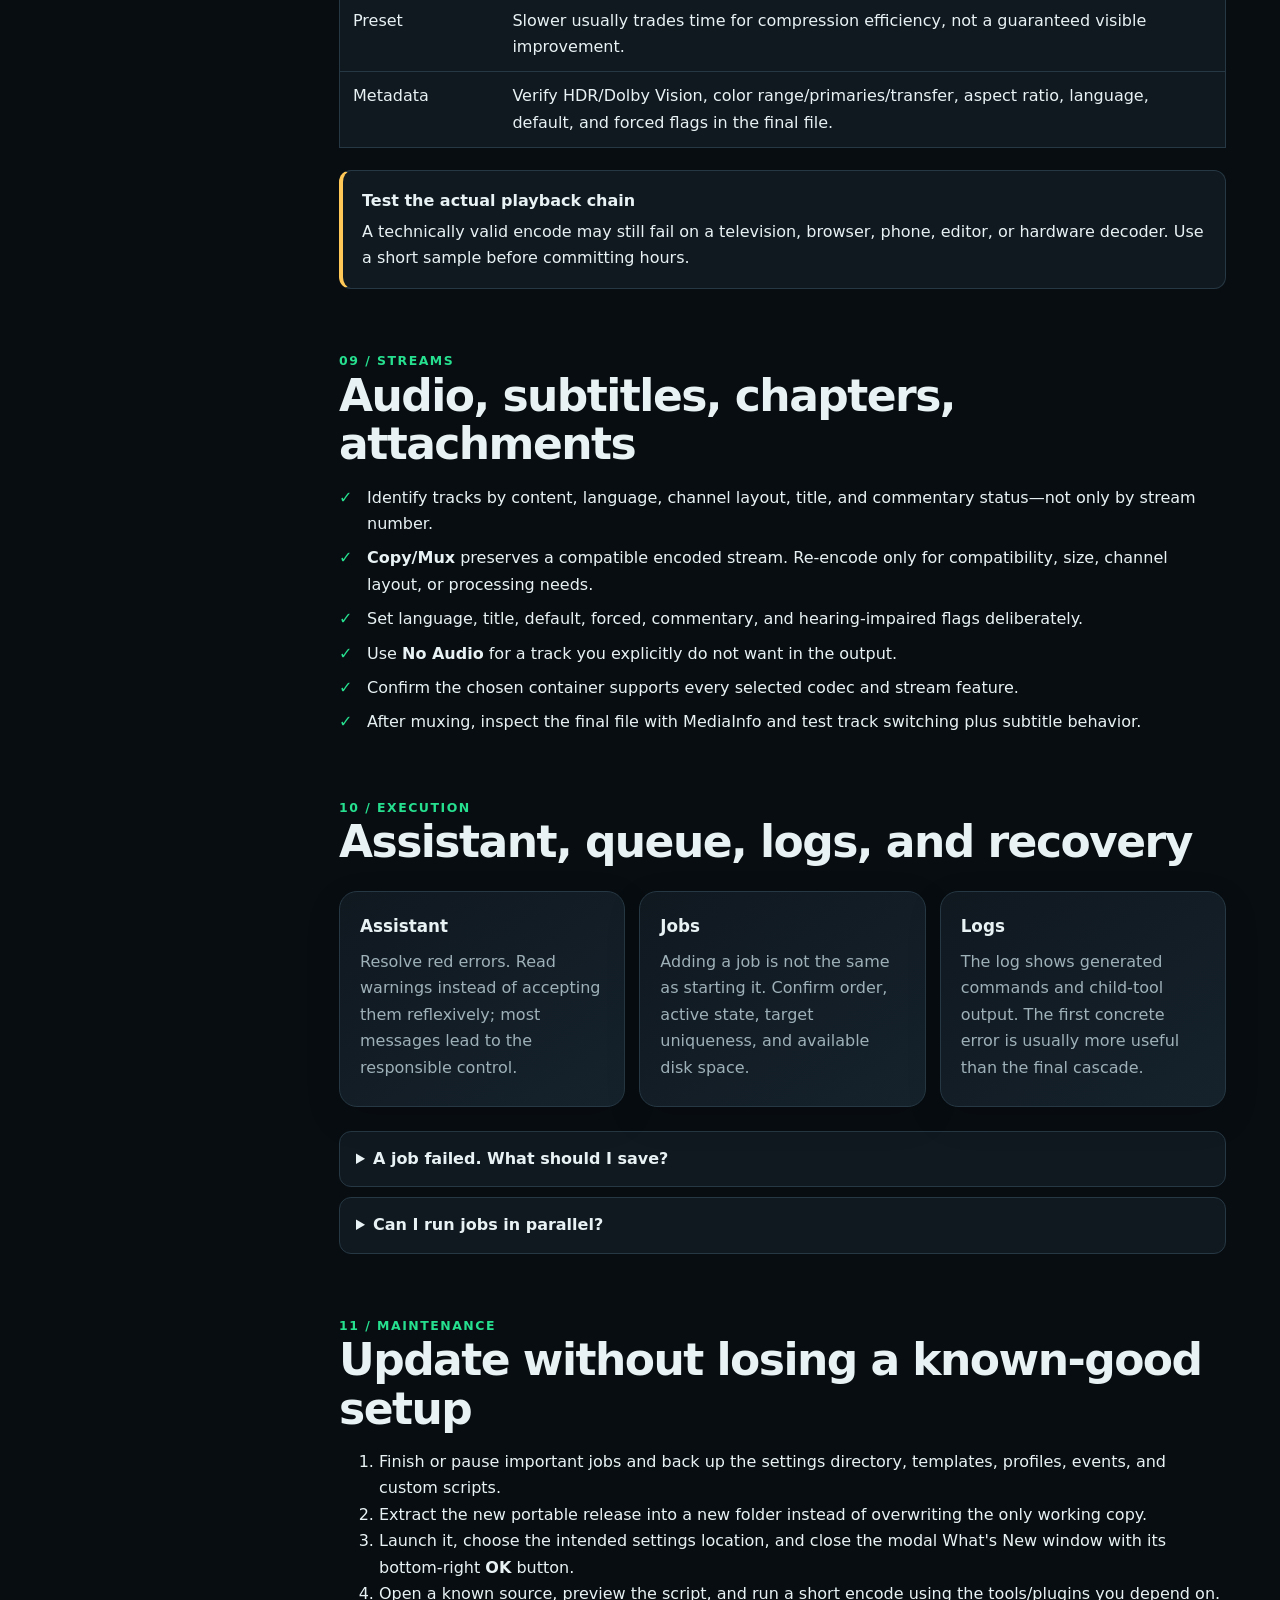
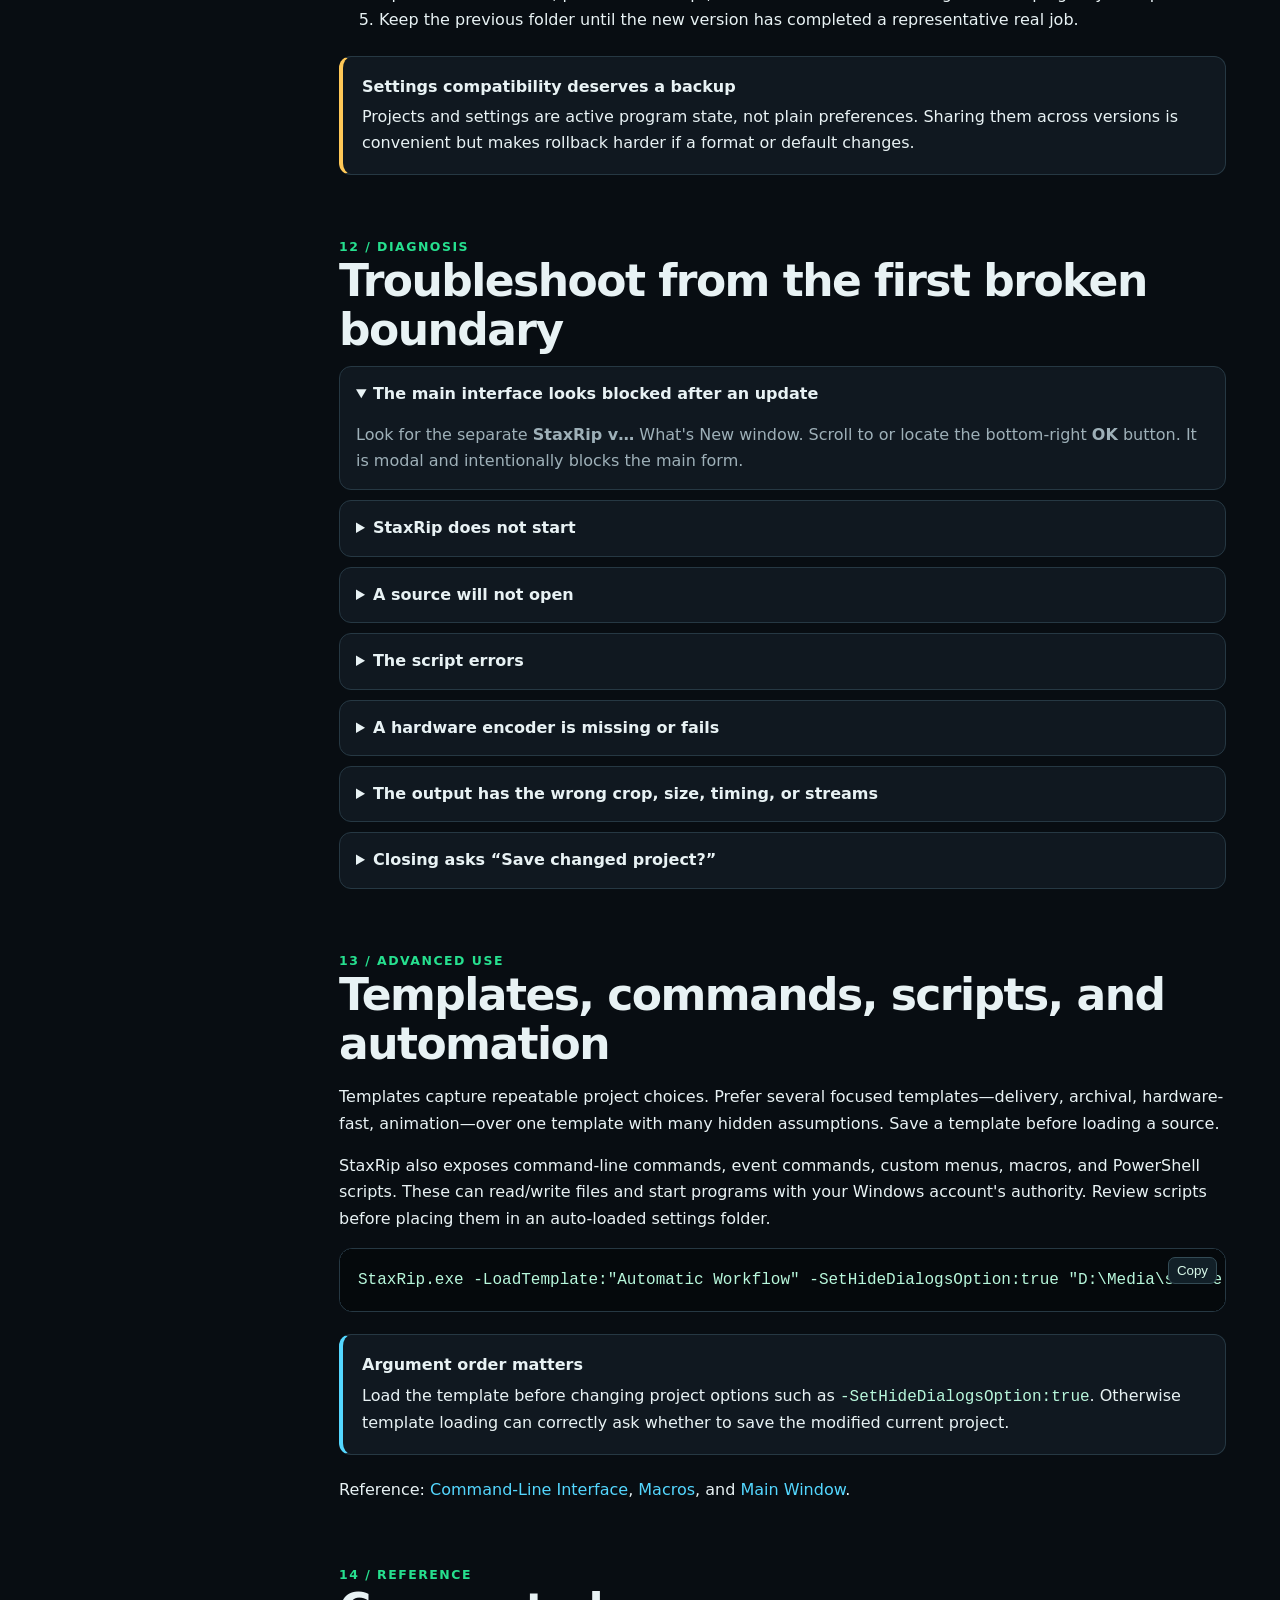
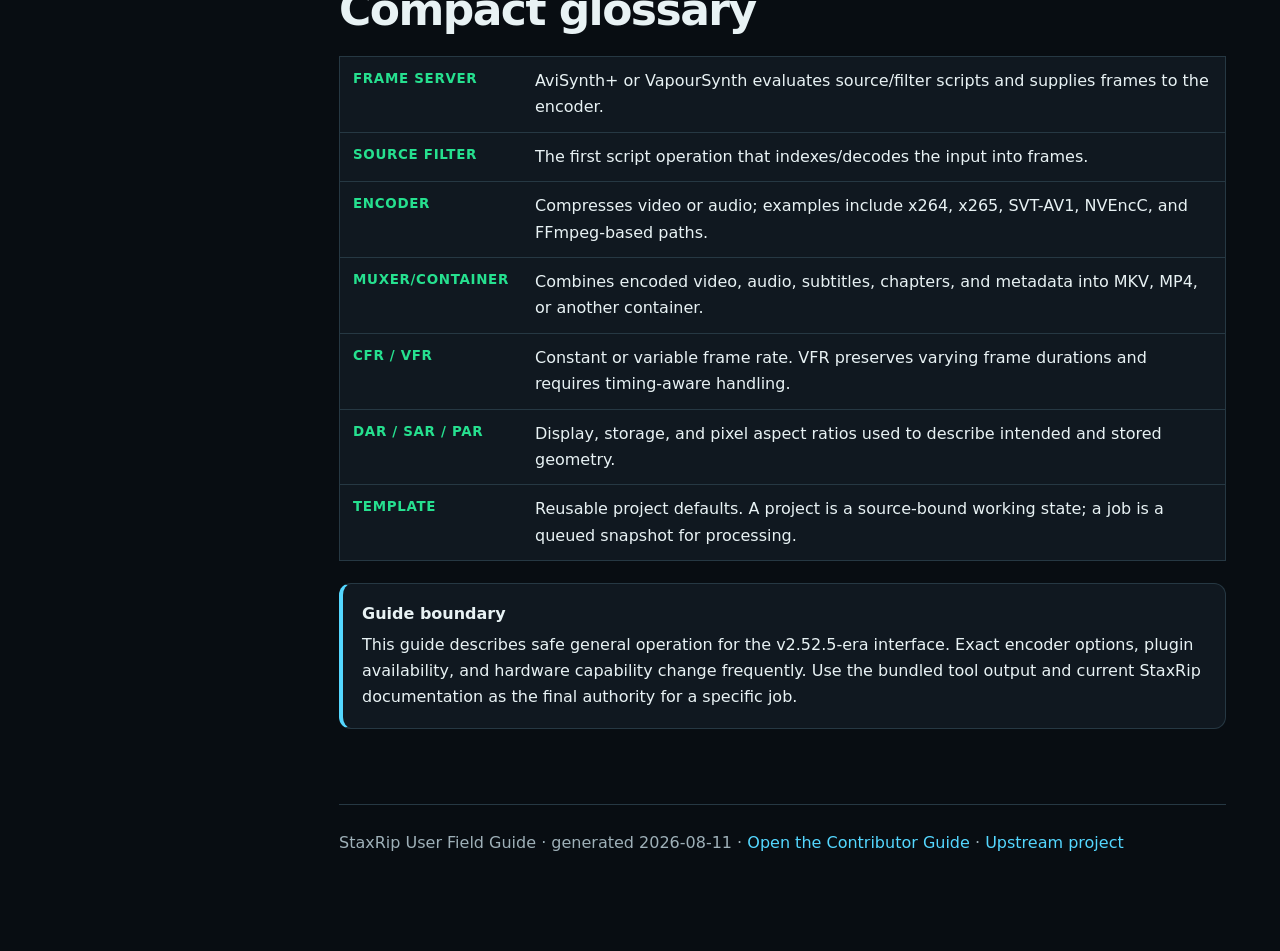
<file: Docs/Guides/StaxRip-User-Guide.html>
<!doctype html>
<html lang="en" data-theme="dark">
<head>
  <meta charset="utf-8">
  <meta name="viewport" content="width=device-width,initial-scale=1">
  <meta name="color-scheme" content="dark light">
  <title>StaxRip Field Guide - Install, Configure, Encode</title>
  <style>
    :root{--bg:#080d12;--panel:#101820;--panel2:#15222c;--text:#e8f2f4;--muted:#9eb0b8;--line:#263843;--green:#26e08f;--cyan:#54d7ff;--amber:#ffc857;--red:#ff6b7a;--shadow:0 18px 55px #0008;--radius:18px}
    html[data-theme="light"]{--bg:#eef4f5;--panel:#fff;--panel2:#e7f0f1;--text:#132126;--muted:#52666e;--line:#c8d8dc;--green:#087c4d;--cyan:#087c9c;--amber:#9a6100;--red:#b62c42;--shadow:0 14px 45px #38535d24}
    *{box-sizing:border-box}html{scroll-behavior:smooth}body{margin:0;background:radial-gradient(circle at 85% 0,#12362d55,transparent 28rem),var(--bg);color:var(--text);font:16px/1.65 "Segoe UI",system-ui,sans-serif}
    a{color:var(--cyan);text-decoration:none}a:hover{text-decoration:underline}code,kbd{font-family:"Cascadia Code",Consolas,monospace}code{color:#b8f8dc}kbd{border:1px solid var(--line);border-bottom-width:3px;border-radius:6px;padding:.1rem .42rem;background:var(--panel2)}
    #progress{position:fixed;z-index:99;inset:0 auto auto 0;height:3px;width:0;background:linear-gradient(90deg,var(--green),var(--cyan))}
    .layout{display:grid;grid-template-columns:285px minmax(0,1fr);min-height:100vh}.side{position:sticky;top:0;height:100vh;padding:22px 18px;border-right:1px solid var(--line);background:#080d12e8;backdrop-filter:blur(18px);overflow:auto}.brand{display:flex;gap:12px;align-items:center;margin:2px 4px 20px}.mark{display:grid;place-items:center;width:42px;height:42px;border-radius:13px;background:linear-gradient(135deg,var(--green),var(--cyan));color:#04120d;font-weight:900;box-shadow:0 10px 30px #26e08f35}.brand b{display:block;font-size:1.06rem}.brand small{color:var(--muted)}
    .tools{display:grid;grid-template-columns:1fr auto;gap:8px;margin-bottom:18px}.tools input,.tools button{border:1px solid var(--line);background:var(--panel);color:var(--text);border-radius:10px;padding:9px 10px}.tools input{min-width:0}.tools button{cursor:pointer}.side nav{display:grid;gap:3px}.side nav a{color:var(--muted);padding:7px 10px;border-radius:9px;font-size:.91rem}.side nav a:hover,.side nav a.active{color:var(--text);background:var(--panel2);text-decoration:none}.side .scope{font-size:.78rem;color:var(--muted);border-top:1px solid var(--line);margin-top:18px;padding:15px 8px}
    main{width:min(1120px,100%);padding:40px 54px 100px}.hero{position:relative;overflow:hidden;padding:48px;border:1px solid var(--line);border-radius:28px;background:linear-gradient(135deg,#14252a,#0d171d 62%);box-shadow:var(--shadow)}.hero:after{content:"";position:absolute;width:310px;height:310px;border-radius:50%;right:-90px;top:-140px;background:radial-gradient(circle,#54d7ff55,transparent 68%)}.eyebrow{color:var(--green);font-weight:700;letter-spacing:.12em;text-transform:uppercase;font-size:.78rem}.hero h1{font-size:clamp(2.4rem,6vw,5rem);line-height:.98;margin:14px 0 18px;max-width:820px;letter-spacing:-.055em}.hero p{max-width:730px;color:#bdd0d5;font-size:1.13rem}.badges{display:flex;flex-wrap:wrap;gap:9px;margin-top:25px}.badge{border:1px solid #ffffff22;border-radius:999px;padding:7px 11px;background:#ffffff0b;font-size:.84rem}
    .chapter{scroll-margin-top:30px;margin-top:62px}.chapter h2{font-size:clamp(1.75rem,4vw,2.75rem);line-height:1.1;letter-spacing:-.035em;margin:0 0 12px}.lead{font-size:1.08rem;color:var(--muted);max-width:850px}.grid{display:grid;grid-template-columns:repeat(12,1fr);gap:14px;margin:24px 0}.card{grid-column:span 4;padding:20px;border:1px solid var(--line);border-radius:var(--radius);background:linear-gradient(145deg,var(--panel),var(--panel2));box-shadow:0 12px 35px #0002}.card.wide{grid-column:span 6}.card.full{grid-column:1/-1}.card h3{margin:.1rem 0 .5rem;font-size:1.05rem}.card p{margin:.3rem 0;color:var(--muted)}.num{display:inline-grid;place-items:center;width:30px;height:30px;border-radius:9px;background:#26e08f22;color:var(--green);font-weight:800;margin-bottom:12px}
    .callout{margin:22px 0;padding:17px 19px;border:1px solid var(--line);border-left:4px solid var(--cyan);border-radius:12px;background:var(--panel)}.callout.warn{border-left-color:var(--amber)}.callout.danger{border-left-color:var(--red)}.callout strong{display:block;margin-bottom:4px}.flow{display:grid;grid-template-columns:repeat(7,1fr);gap:8px;margin:25px 0}.flow div{position:relative;text-align:center;padding:14px 8px;border:1px solid var(--line);background:var(--panel);border-radius:12px;font-size:.86rem}.flow div:not(:last-child):after{content:"›";position:absolute;right:-8px;top:11px;color:var(--green);font-size:1.4rem;z-index:2}
    .ui-map{display:grid;grid-template-columns:1fr 1fr;gap:8px;padding:12px;border:1px solid var(--line);border-radius:18px;background:#090f13}.ui-map div{padding:17px;border:1px solid #2d424c;border-radius:10px;background:#10191e}.ui-map .filters{grid-row:span 2}.ui-map .assistant{grid-column:1/-1}.ui-map b{color:var(--green)}
    table{width:100%;border-collapse:collapse;margin:22px 0;background:var(--panel);border:1px solid var(--line)}th,td{text-align:left;vertical-align:top;padding:11px 13px;border-bottom:1px solid var(--line)}th{color:var(--green);font-size:.84rem;text-transform:uppercase;letter-spacing:.05em}tr:last-child td{border-bottom:0}.check{list-style:none;padding:0}.check li{margin:8px 0;padding-left:28px;position:relative}.check li:before{content:"✓";position:absolute;left:0;color:var(--green);font-weight:900}details{border:1px solid var(--line);border-radius:12px;background:var(--panel);margin:10px 0;padding:0 16px}summary{cursor:pointer;font-weight:700;padding:14px 0}details>div{padding:0 0 15px;color:var(--muted)}
    pre{position:relative;overflow:auto;padding:18px;border:1px solid var(--line);border-radius:13px;background:#05090c;color:#d8f8e8}.copy{position:absolute;right:8px;top:8px;border:1px solid #334b55;background:#122028;color:#d8f8e8;border-radius:7px;padding:5px 8px;cursor:pointer}.chapter[hidden]{display:none}.footer{margin-top:75px;padding-top:25px;border-top:1px solid var(--line);color:var(--muted)}
    @media(max-width:900px){.layout{display:block}.side{position:relative;height:auto;border-right:0;border-bottom:1px solid var(--line)}.side nav{grid-template-columns:repeat(2,1fr)}main{padding:28px 18px 70px}.hero{padding:32px 24px}.card,.card.wide{grid-column:1/-1}.flow{grid-template-columns:1fr 1fr}.flow div:after{display:none}}
    @media print{#progress,.side,.tools,.copy{display:none!important}.layout{display:block}main{width:100%;padding:0}.hero,.card,.callout,table,details{box-shadow:none;break-inside:avoid}.chapter{margin-top:34px}body{background:#fff;color:#111}.hero{background:#fff}.hero p,.lead,.card p{color:#333}}
  </style>
</head>
<body>
<div id="progress"></div>
<div class="layout">
  <aside class="side">
    <div class="brand"><div class="mark">SR</div><div><b>StaxRip Field Guide</b><small>v2.52.5 user edition</small></div></div>
    <div class="tools"><input id="search" type="search" placeholder="Search the guide" aria-label="Search guide"><button id="theme" title="Toggle theme" aria-label="Toggle theme">◐</button></div>
    <nav id="nav">
      <a href="#start">Start here</a><a href="#install">Install</a><a href="#first-run">First launch</a>
      <a href="#window">Main window</a><a href="#workflow">First encode</a><a href="#frameservers">Frame servers</a>
      <a href="#picture">Crop &amp; resize</a><a href="#output">Encoder &amp; container</a><a href="#audio">Audio &amp; subtitles</a>
      <a href="#jobs">Assistant &amp; jobs</a><a href="#updates">Updates &amp; backups</a><a href="#troubleshooting">Troubleshooting</a>
      <a href="#advanced">Advanced use</a><a href="#glossary">Glossary</a>
    </nav>
    <div class="scope">Offline guide generated from StaxRip's current documentation, source behavior, and a verified v2.52.5 portable run. Hardware and plugin availability vary by system.</div>
  </aside>

  <main>
    <header class="hero" id="top">
      <div class="eyebrow">Portable video workflow, explained</div>
      <h1>From source file to a controlled encode.</h1>
      <p>StaxRip is a transparent front end for frame servers, encoders, muxers, and media tools. It rewards a deliberate workflow: inspect, configure, preview, queue, then verify.</p>
      <div class="badges"><span class="badge">Windows x64 only</span><span class="badge">AviSynth+ &amp; VapourSynth included</span><span class="badge">No installer</span><span class="badge">Logs every tool step</span></div>
    </header>

    <section class="chapter" id="start" data-search>
      <div class="eyebrow">01 / Orientation</div><h2>Start here</h2>
      <p class="lead">StaxRip is not a one-click transcoder. It is a project workspace that generates scripts and command lines, runs external tools, and leaves enough evidence for you to understand what happened.</p>
      <div class="grid">
        <article class="card"><span class="num">1</span><h3>Inspect the source</h3><p>Confirm resolution, frame rate, color format, audio tracks, subtitles, and duration.</p></article>
        <article class="card"><span class="num">2</span><h3>Choose the processing path</h3><p>Select a template and decide whether AviSynth+ or VapourSynth best matches the filters you need.</p></article>
        <article class="card"><span class="num">3</span><h3>Preview before queuing</h3><p>Check crop, resize, script output, encoder settings, audio, and container compatibility.</p></article>
      </div>
      <div class="callout"><strong>The safest mental model</strong>StaxRip orchestrates other programs. A successful StaxRip setup therefore depends on the selected source filter, plugins, encoder, muxer, hardware, and runtime files—not only on <code>StaxRip.exe</code>.</div>
    </section>

    <section class="chapter" id="install" data-search>
      <div class="eyebrow">02 / Setup</div><h2>Install the portable package</h2>
      <div class="flow"><div>Download x64 archive</div><div>Verify source</div><div>Extract with 7-Zip</div><div>Use writable folder</div><div>Launch StaxRip.exe</div><div>Choose settings</div><div>Run a test</div></div>
      <ul class="check">
        <li>Use a 64-bit edition of Windows. Current StaxRip does not support 32-bit Windows or 32-bit builds.</li>
        <li>Extract the entire archive; do not run the executable from inside the archive viewer.</li>
        <li>Choose a folder your account can write to, such as <code>D:\Tools\StaxRip-v2.52.5</code>. Protected system folders can break tools that write beside themselves.</li>
        <li>Keep the bundled <code>Apps</code>, <code>Fonts</code>, and <code>Icons</code> trees with the executable.</li>
        <li>AviSynth+, VapourSynth, and Python are included in the portable package; system-wide installs are not required for the normal bundled path.</li>
        <li>Install current Microsoft Visual C++ runtimes and keep GPU drivers current if you plan to use hardware encoders.</li>
      </ul>
      <div class="callout warn"><strong>Windows 7 is only partially usable</strong>Modern bundled tools and Python/VapourSynth combinations have moved beyond Windows 7. Treat downgrade workarounds as unsupported expert maintenance, not a normal setup.</div>
      <p>Reference: <a href="../Introduction/Installation.md">Installation</a> and <a href="../Introduction/System-Requirements.md">System Requirements</a>.</p>
    </section>

    <section class="chapter" id="first-run" data-search>
      <div class="eyebrow">03 / First launch</div><h2>Handle the first-run dialogs</h2>
      <div class="grid">
        <article class="card wide"><h3>Settings directory</h3><p>The portable/instance-local option is easiest to back up and lets multiple StaxRip versions coexist. A shared settings location is convenient, but can expose old templates or serialized state to a newer version.</p></article>
        <article class="card wide"><h3>Long path support</h3><p>Enable it when prompted unless organizational policy says otherwise. Media workflows easily exceed legacy path limits through long source names and temporary subfolders.</p></article>
        <article class="card full"><h3>What's New is modal</h3><p>After an update, the changelog appears in a separate StaxRip window and blocks the main interface. Scroll if desired, then click the <b>OK</b> button at the bottom-right. If the main window looks unresponsive immediately after an update, check for this window first.</p></article>
      </div>
      <div class="callout"><strong>Verified behavior</strong>On v2.52.5, dismissing the changelog exposes the normal <em>Automatic Workflow</em> main window. The acknowledgement is saved so the same version does not need to show it every time.</div>
    </section>

    <section class="chapter" id="window" data-search>
      <div class="eyebrow">04 / Interface map</div><h2>Read the main window from top to bottom</h2>
      <div class="ui-map">
        <div><b>Source</b><br>Input path and detected media facts</div><div><b>Target</b><br>Output path and post-filter facts</div>
        <div class="filters"><b>AVS / VS Filters</b><br>Ordered script operations. Source must come first; crop normally follows.</div><div><b>Resize</b><br>Dimensions, aspect ratios, zoom, and error</div>
        <div><b>Encoder / Container</b><br>Codec profile, quality, muxer, output extension</div><div><b>Audio</b><br>Track, language, copy/encode profile</div>
        <div class="assistant"><b>Assistant / Add Job</b><br>Warnings, required choices, and the final queue action</div>
      </div>
      <table><thead><tr><th>Area</th><th>What to verify</th><th>Useful action</th></tr></thead><tbody>
        <tr><td>Source</td><td>Correct file, duration, frame-rate mode, codec, bit depth</td><td>Right-click for MediaInfo, playback, or folder</td></tr>
        <tr><td>Target</td><td>Output folder, extension, dimensions, expected duration</td><td>Set the destination before adding a job</td></tr>
        <tr><td>Filters</td><td>Backend, order, enabled state, script errors</td><td>Preview code and open Script Info</td></tr>
        <tr><td>Encoder</td><td>Codec/profile, rate-control mode, quality, hardware support</td><td>Open Options; avoid changing many variables at once</td></tr>
        <tr><td>Audio</td><td>Track identity, language, copy vs encode, channel plan</td><td>Use No Audio for tracks you intend to omit</td></tr>
        <tr><td>Assistant</td><td>No unresolved red error; warnings understood</td><td>Click the message for the related setting</td></tr>
      </tbody></table>
    </section>

    <section class="chapter" id="workflow" data-search>
      <div class="eyebrow">05 / Guided workflow</div><h2>Your first controlled encode</h2>
      <div class="grid">
        <article class="card"><span class="num">1</span><h3>Load a template</h3><p>Start with <b>Automatic Workflow</b> or a known template before opening the source.</p></article>
        <article class="card"><span class="num">2</span><h3>Open one source</h3><p>Use File &rarr; Open Video Source File(s). Let indexing or demux steps finish.</p></article>
        <article class="card"><span class="num">3</span><h3>Confirm detection</h3><p>Check frame rate, scan type, bit depth, color layout, audio, and subtitles.</p></article>
        <article class="card"><span class="num">4</span><h3>Set picture operations</h3><p>Crop only unwanted borders. Resize only when your delivery target requires it.</p></article>
        <article class="card"><span class="num">5</span><h3>Choose output</h3><p>Select encoder, quality/rate control, container, target path, and audio profiles.</p></article>
        <article class="card"><span class="num">6</span><h3>Preview and sample</h3><p>Inspect the generated script and encode a short representative section first.</p></article>
        <article class="card full"><span class="num">7</span><h3>Add the job, then start it from Jobs</h3><p>Adding a job snapshots the project into the queue. Open <b>Tools &rarr; Jobs</b>, verify ordering and activation, then start processing. Read the final log and inspect the produced file.</p></article>
      </div>
      <div class="callout danger"><strong>Never use irreplaceable media as the only copy</strong>StaxRip creates temporary data and output files and can run commands or custom events. Keep source backups and write outputs to a deliberate destination.</div>
    </section>

    <section class="chapter" id="frameservers" data-search>
      <div class="eyebrow">06 / Script engine</div><h2>AviSynth+ or VapourSynth?</h2>
      <table><thead><tr><th></th><th>AviSynth+</th><th>VapourSynth</th></tr></thead><tbody>
        <tr><td>Script label</td><td>AVS Filters / <code>.avs</code></td><td>VS Filters / <code>.vpy</code></td></tr>
        <tr><td>Language style</td><td>AviSynth scripting</td><td>Python-based scripting</td></tr>
        <tr><td>Choose it when</td><td>Your trusted filter chain or source plugin is AVS-focused</td><td>Your workflow depends on VS plugins, Python tooling, or VS-native filters</td></tr>
        <tr><td>Common failure</td><td>Missing/incompatible plugin or source filter</td><td>Python/plugin/API mismatch or incomplete color metadata</td></tr>
      </tbody></table>
      <ul class="check"><li>Do not choose a backend only because it sounds newer; choose the chain you can preview and reproduce.</li><li>Filter order is executable order. Move one filter at a time and preview after structural changes.</li><li>Use <b>Preview Code</b>, <b>Script Info</b>, and <b>Advanced Script Info</b> when a frame-server error is vague.</li><li>A third-party plugin is executable native code. Obtain it from a trusted source and match x64 plus the expected API/runtime.</li></ul>
    </section>

    <section class="chapter" id="picture" data-search>
      <div class="eyebrow">07 / Picture</div><h2>Crop, resize, and preview</h2>
      <div class="grid">
        <article class="card wide"><h3>Crop</h3><p>Remove real borders, not picture content. Check several scenes because letterboxing can change. Dolby Vision and variable framing deserve extra attention.</p></article>
        <article class="card wide"><h3>Resize</h3><p>Keep aspect-ratio error near zero. Respect the encoder's dimension modulus, chroma subsampling, and delivery requirements.</p></article>
      </div>
      <div class="callout"><strong>Preview is your visual contract</strong>Inspect the start, a dark scene, a bright scene, motion, credits, subtitles, and the end. A valid script is not automatically a good result.</div>
      <p>The target panel describes frames before the encoder. Encoder-side scaling, pixel-format conversion, metadata, and muxer behavior can still change the final file.</p>
    </section>

    <section class="chapter" id="output" data-search>
      <div class="eyebrow">08 / Delivery</div><h2>Encoder, rate control, and container</h2>
      <table><thead><tr><th>Decision</th><th>Practical rule</th></tr></thead><tbody>
        <tr><td>Software vs hardware</td><td>Software encoders often maximize efficiency; hardware encoders prioritize speed and depend on supported GPU generation/drivers.</td></tr>
        <tr><td>Quality vs size</td><td>Use a quality mode when size can vary. Use bitrate/size targeting only when the delivery limit is real.</td></tr>
        <tr><td>MKV vs MP4</td><td>Choose based on player compatibility and the audio, subtitle, chapter, attachment, and codec features you need.</td></tr>
        <tr><td>Preset</td><td>Slower usually trades time for compression efficiency, not a guaranteed visible improvement.</td></tr>
        <tr><td>Metadata</td><td>Verify HDR/Dolby Vision, color range/primaries/transfer, aspect ratio, language, default, and forced flags in the final file.</td></tr>
      </tbody></table>
      <div class="callout warn"><strong>Test the actual playback chain</strong>A technically valid encode may still fail on a television, browser, phone, editor, or hardware decoder. Use a short sample before committing hours.</div>
    </section>

    <section class="chapter" id="audio" data-search>
      <div class="eyebrow">09 / Streams</div><h2>Audio, subtitles, chapters, attachments</h2>
      <ul class="check">
        <li>Identify tracks by content, language, channel layout, title, and commentary status—not only by stream number.</li>
        <li><b>Copy/Mux</b> preserves a compatible encoded stream. Re-encode only for compatibility, size, channel layout, or processing needs.</li>
        <li>Set language, title, default, forced, commentary, and hearing-impaired flags deliberately.</li>
        <li>Use <b>No Audio</b> for a track you explicitly do not want in the output.</li>
        <li>Confirm the chosen container supports every selected codec and stream feature.</li>
        <li>After muxing, inspect the final file with MediaInfo and test track switching plus subtitle behavior.</li>
      </ul>
    </section>

    <section class="chapter" id="jobs" data-search>
      <div class="eyebrow">10 / Execution</div><h2>Assistant, queue, logs, and recovery</h2>
      <div class="grid">
        <article class="card"><h3>Assistant</h3><p>Resolve red errors. Read warnings instead of accepting them reflexively; most messages lead to the responsible control.</p></article>
        <article class="card"><h3>Jobs</h3><p>Adding a job is not the same as starting it. Confirm order, active state, target uniqueness, and available disk space.</p></article>
        <article class="card"><h3>Logs</h3><p>The log shows generated commands and child-tool output. The first concrete error is usually more useful than the final cascade.</p></article>
      </div>
      <details><summary>A job failed. What should I save?</summary><div>Save the StaxRip version, project/template identity, source facts without private filenames if needed, the first failing command, the first error block, exit code, and whether the same step reproduces. Logs can contain local paths and media names; review them before posting publicly.</div></details>
      <details><summary>Can I run jobs in parallel?</summary><div>StaxRip supports parallel child processes, but storage bandwidth, memory, GPU sessions, and tool thread counts can make more parallelism slower or unstable. Establish one reliable job before increasing concurrency.</div></details>
    </section>

    <section class="chapter" id="updates" data-search>
      <div class="eyebrow">11 / Maintenance</div><h2>Update without losing a known-good setup</h2>
      <ol>
        <li>Finish or pause important jobs and back up the settings directory, templates, profiles, events, and custom scripts.</li>
        <li>Extract the new portable release into a new folder instead of overwriting the only working copy.</li>
        <li>Launch it, choose the intended settings location, and close the modal What's New window with its bottom-right <b>OK</b> button.</li>
        <li>Open a known source, preview the script, and run a short encode using the tools/plugins you depend on.</li>
        <li>Keep the previous folder until the new version has completed a representative real job.</li>
      </ol>
      <div class="callout warn"><strong>Settings compatibility deserves a backup</strong>Projects and settings are active program state, not plain preferences. Sharing them across versions is convenient but makes rollback harder if a format or default changes.</div>
    </section>

    <section class="chapter" id="troubleshooting" data-search>
      <div class="eyebrow">12 / Diagnosis</div><h2>Troubleshoot from the first broken boundary</h2>
      <details open><summary>The main interface looks blocked after an update</summary><div>Look for the separate <b>StaxRip v…</b> What's New window. Scroll to or locate the bottom-right <b>OK</b> button. It is modal and intentionally blocks the main form.</div></details>
      <details><summary>StaxRip does not start</summary><div>Confirm Windows x64, a complete extraction, a writable folder, .NET/Visual C++ runtimes, and that antivirus did not quarantine bundled DLLs. Try a new settings directory before deleting existing settings.</div></details>
      <details><summary>A source will not open</summary><div>Check MediaInfo, source-filter choice, indexing output, available disk space, path length, and whether the format needs a different source plugin. Try a short simple local path to separate path issues from decoding.</div></details>
      <details><summary>The script errors</summary><div>Use Script Info and Preview Code. Identify the first missing namespace, filter, DLL, Python module, or color-conversion error. Verify x64 plugin/API compatibility and required color matrix/range arguments.</div></details>
      <details><summary>A hardware encoder is missing or fails</summary><div>Update the GPU driver, confirm the GPU supports the requested codec/profile/bit depth, and inspect the encoder's own output. Test a software encoder to separate project problems from hardware capability.</div></details>
      <details><summary>The output has the wrong crop, size, timing, or streams</summary><div>Compare source and target panels, Preview, generated script, encoder command, and final MediaInfo. For VFR sources, avoid assuming one constant frame rate. For streams, verify muxer flags and not just the selected profile label.</div></details>
      <details><summary>Closing asks “Save changed project?”</summary><div>This is expected after a source or project option changes. Choose Save to retain the project, Don't Save to discard the current changes, or Cancel to return to StaxRip.</div></details>
    </section>

    <section class="chapter" id="advanced" data-search>
      <div class="eyebrow">13 / Advanced use</div><h2>Templates, commands, scripts, and automation</h2>
      <p>Templates capture repeatable project choices. Prefer several focused templates—delivery, archival, hardware-fast, animation—over one template with many hidden assumptions. Save a template before loading a source.</p>
      <p>StaxRip also exposes command-line commands, event commands, custom menus, macros, and PowerShell scripts. These can read/write files and start programs with your Windows account's authority. Review scripts before placing them in an auto-loaded settings folder.</p>
      <pre><button class="copy">Copy</button><code>StaxRip.exe -LoadTemplate:"Automatic Workflow" -SetHideDialogsOption:true "D:\Media\source.mkv"</code></pre>
      <div class="callout"><strong>Argument order matters</strong>Load the template before changing project options such as <code>-SetHideDialogsOption:true</code>. Otherwise template loading can correctly ask whether to save the modified current project.</div>
      <p>Reference: <a href="../Usage/Command-Line-Interface.md">Command-Line Interface</a>, <a href="../Usage/Macros.md">Macros</a>, and <a href="../Usage/User-Interface/Main.md">Main Window</a>.</p>
    </section>

    <section class="chapter" id="glossary" data-search>
      <div class="eyebrow">14 / Reference</div><h2>Compact glossary</h2>
      <table><tbody>
        <tr><th>Frame server</th><td>AviSynth+ or VapourSynth evaluates source/filter scripts and supplies frames to the encoder.</td></tr>
        <tr><th>Source filter</th><td>The first script operation that indexes/decodes the input into frames.</td></tr>
        <tr><th>Encoder</th><td>Compresses video or audio; examples include x264, x265, SVT-AV1, NVEncC, and FFmpeg-based paths.</td></tr>
        <tr><th>Muxer/container</th><td>Combines encoded video, audio, subtitles, chapters, and metadata into MKV, MP4, or another container.</td></tr>
        <tr><th>CFR / VFR</th><td>Constant or variable frame rate. VFR preserves varying frame durations and requires timing-aware handling.</td></tr>
        <tr><th>DAR / SAR / PAR</th><td>Display, storage, and pixel aspect ratios used to describe intended and stored geometry.</td></tr>
        <tr><th>Template</th><td>Reusable project defaults. A project is a source-bound working state; a job is a queued snapshot for processing.</td></tr>
      </tbody></table>
      <div class="callout"><strong>Guide boundary</strong>This guide describes safe general operation for the v2.52.5-era interface. Exact encoder options, plugin availability, and hardware capability change frequently. Use the bundled tool output and current StaxRip documentation as the final authority for a specific job.</div>
    </section>

    <footer class="footer">StaxRip User Field Guide &middot; generated 2026-08-11 &middot; <a href="StaxRip-Contributor-Guide.html">Open the Contributor Guide</a> &middot; <a href="https://github.com/staxrip/staxrip">Upstream project</a></footer>
  </main>
</div>
<script>
  const root=document.documentElement,search=document.querySelector('#search'),chapters=[...document.querySelectorAll('[data-search]')],links=[...document.querySelectorAll('#nav a')];
  const saved=localStorage.getItem('staxrip-guide-theme');if(saved)root.dataset.theme=saved;
  document.querySelector('#theme').onclick=()=>{root.dataset.theme=root.dataset.theme==='dark'?'light':'dark';localStorage.setItem('staxrip-guide-theme',root.dataset.theme)};
  search.addEventListener('input',()=>{const q=search.value.trim().toLowerCase();chapters.forEach(s=>s.hidden=!!q&&!s.innerText.toLowerCase().includes(q))});
  addEventListener('scroll',()=>{const h=document.documentElement;document.querySelector('#progress').style.width=(100*h.scrollTop/(h.scrollHeight-h.clientHeight))+'%'});
  const observer=new IntersectionObserver(es=>es.forEach(e=>{if(e.isIntersecting)links.forEach(a=>a.classList.toggle('active',a.hash==='#'+e.target.id))}),{rootMargin:'-20% 0px -70%'});chapters.forEach(s=>observer.observe(s));
  document.querySelectorAll('.copy').forEach(b=>b.onclick=async()=>{await navigator.clipboard.writeText(b.parentElement.innerText.replace(/^Copy\s*/,''));b.textContent='Copied';setTimeout(()=>b.textContent='Copy',1200)});
</script>
</body>
</html>
</file>
